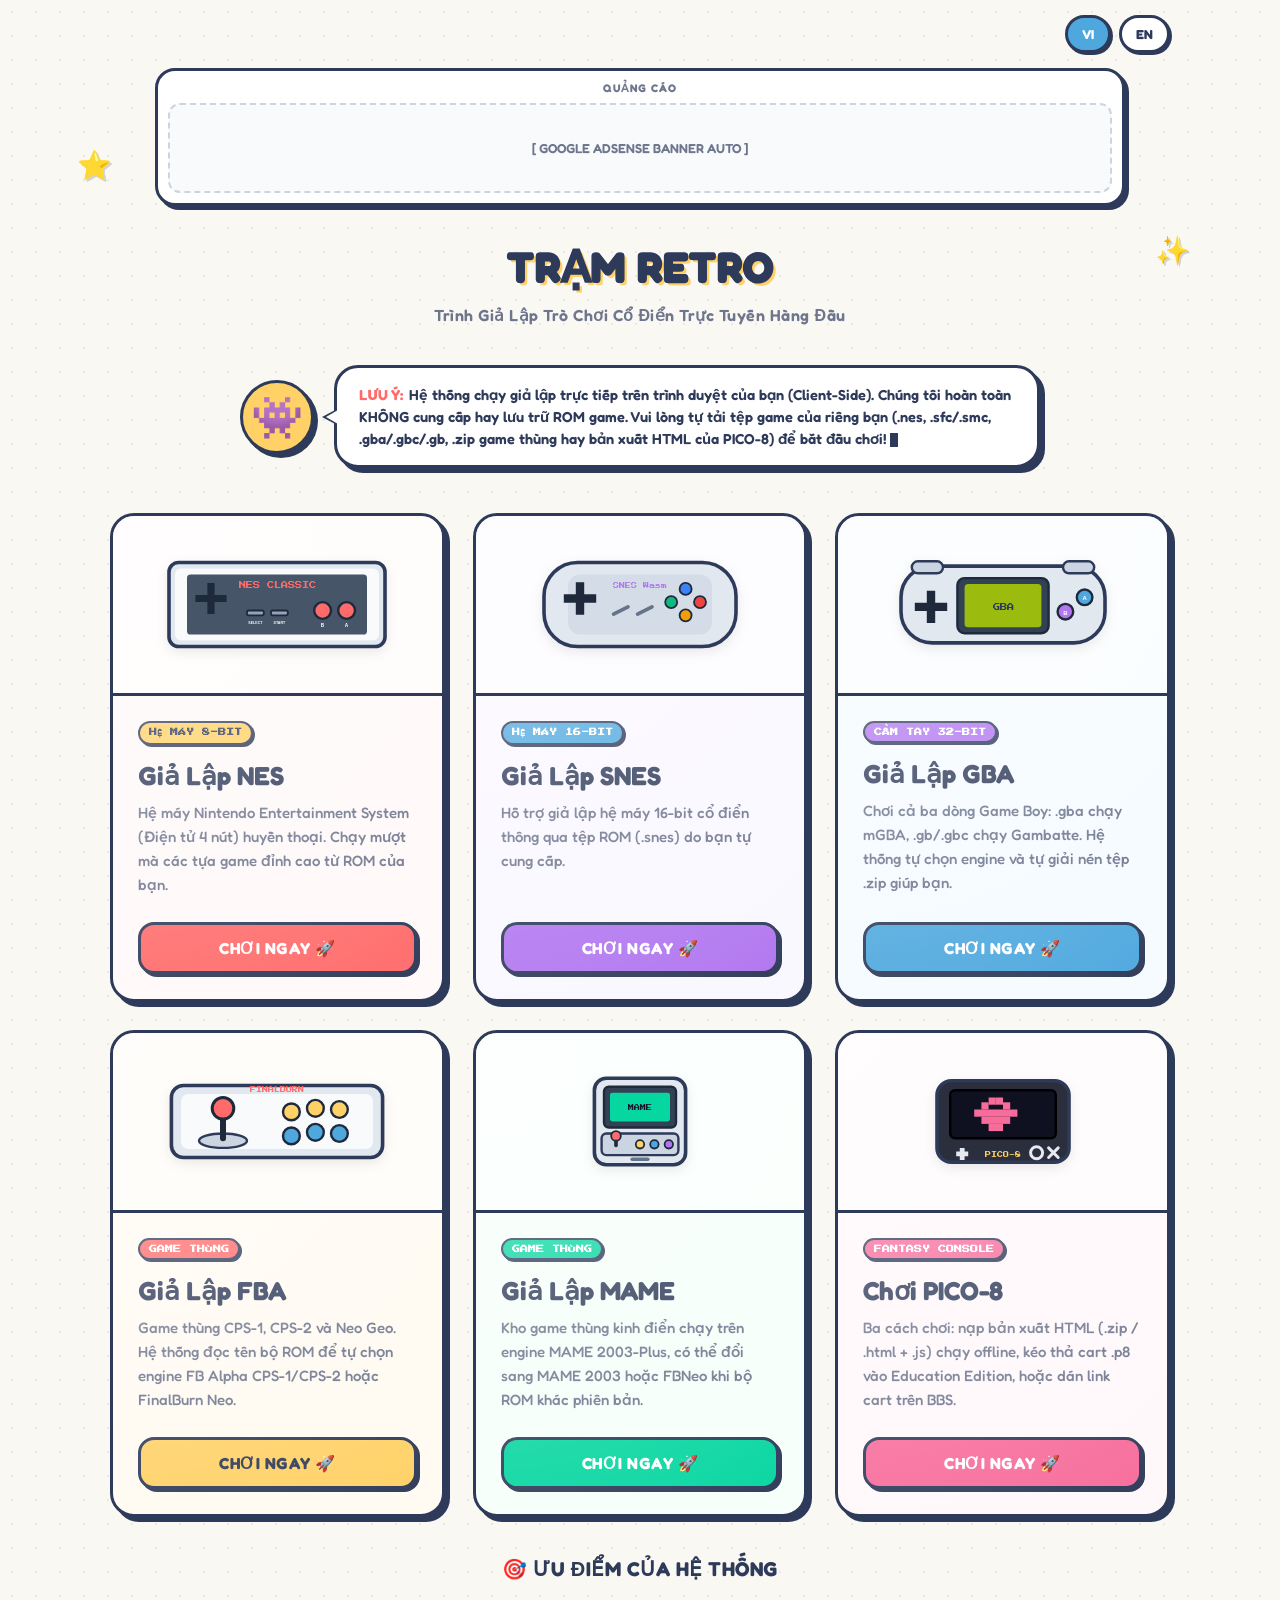
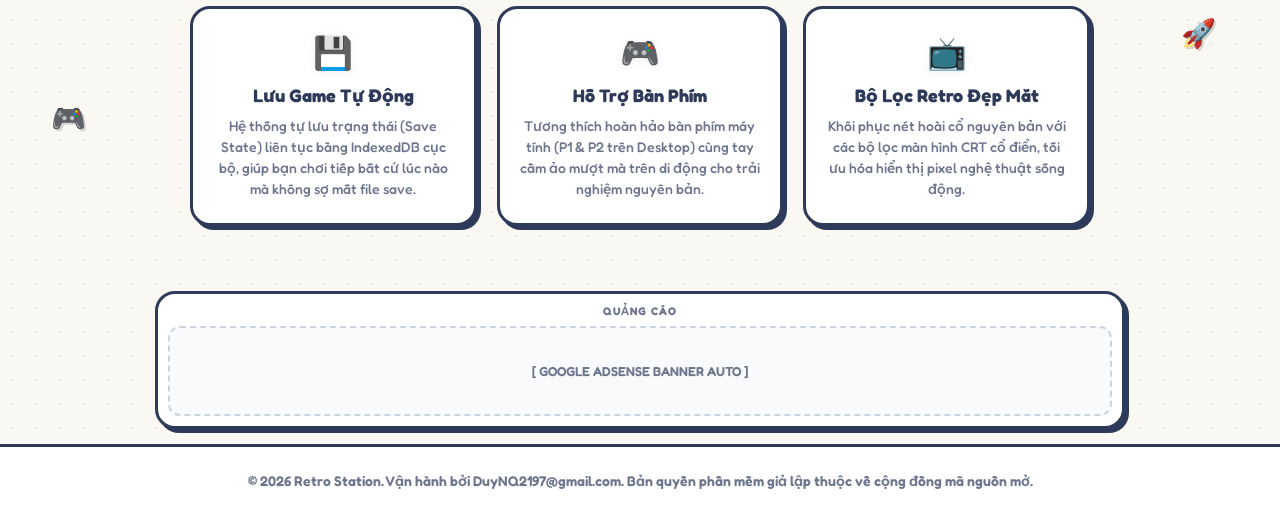
<file: index.html>
<!DOCTYPE html>
<html lang="vi">

<head>
    <meta charset="UTF-8">
    <meta name="viewport" content="width=device-width, initial-scale=1.0">
    <meta name="description"
        content="Trình giả lập NES, SNES, GBA, FBA, MAME và PICO-8 chất lượng cao trên trình duyệt Web. Không cần cài đặt, tự động chọn engine phù hợp và tự giải nén tệp ROM .zip. Hỗ trợ lưu game (Save State), bàn phím máy tính và nút bấm ảo trên điện thoại.">
    <meta name="keywords"
        content="retro game emulator, gia lap nes, gia lap snes, gia lap gba, gia lap fba, gia lap mame, pico-8 online, choi game thung online, nes emulator, snes emulator, gba emulator, mame emulator">
    <meta name="robots" content="index, follow">
    <link rel="canonical" href="https://retro-game-emulator.vercel.app/index.html">
    <title>Trình Giả Lập Game Retro Online - NES, SNES, GBA, FBA, MAME, PICO-8</title>

    <!-- Google Fonts -->
    <link rel="preconnect" href="https://fonts.googleapis.com">
    <link rel="preconnect" href="https://fonts.gstatic.com" crossorigin>
    <link
        href="https://fonts.googleapis.com/css2?family=Press+Start+2P&family=Fredoka:wght@300..700&family=Lexend:wght@300..800&display=swap"
        rel="stylesheet">
    <script type="application/ld+json">
    {
    "@context": "https://schema.org",
    "@type": "WebSite",
    "name": "Retro Game Emulator",
    "url": "https://retro-game-emulator.vercel.app/"
    }
    </script>
    <style>
        :root {
            --bg-color: #FAF8F2;
            /* Soft warm cream */
            --panel-color: #FFFFFF;
            /* Pure white */
            --border-color: #2E3A59;
            /* Bold slate dark navy */
            --accent-red: #FF6B6B;
            /* Cute retro red */
            --accent-purple: #B176F0;
            /* Soft SNES purple */
            --accent-blue: #4EA8DE;
            /* Sky blue */
            --accent-yellow: #FFD166;
            /* Warm retro yellow */
            --accent-green: #06D6A0;
            /* Mint green */
            --text-main: #2E3A59;
            --text-muted: #6E768E;
        }

        * {
            box-sizing: border-box;
            margin: 0;
            padding: 0;
        }

        body {
            background-color: var(--bg-color);
            background-image: radial-gradient(rgba(110, 118, 142, 0.12) 1.5px, transparent 1.5px);
            background-size: 24px 24px;
            color: var(--text-main);
            font-family: 'Fredoka', 'Lexend', sans-serif;
            min-height: 100vh;
            display: flex;
            flex-direction: column;
            overflow-x: hidden;
            position: relative;
        }

        /* Playful Floating Retro Elements */
        .decor-star {
            position: absolute;
            font-size: 28px;
            animation: bounceMascot 2.5s infinite alternate ease-in-out;
            pointer-events: none;
            z-index: 1;
            filter: drop-shadow(2px 2px 0px rgba(0, 0, 0, 0.15));
            user-select: none;
        }

        .decor-star-1 {
            top: 7%;
            left: 6%;
            color: var(--accent-yellow);
        }

        .decor-star-2 {
            top: 11%;
            right: 7%;
            color: var(--accent-blue);
            animation-delay: 0.6s;
        }

        .decor-star-3 {
            bottom: 18%;
            left: 4%;
            color: var(--accent-red);
            animation-delay: 1.2s;
        }

        .decor-star-4 {
            bottom: 22%;
            right: 5%;
            color: var(--accent-green);
            animation-delay: 1.8s;
        }

        @keyframes bounceMascot {
            0% {
                transform: translateY(0) rotate(0deg) scale(1);
            }

            100% {
                transform: translateY(-15px) rotate(15deg) scale(1.1);
            }
        }

        /* LANGUAGE SWITCH CONTAINER */
        .lang-switch-container {
            display: flex;
            justify-content: flex-end;
            max-width: 1100px;
            width: 100%;
            margin: 15px auto 0;
            padding: 0 20px;
            gap: 8px;
            z-index: 100;
        }

        .lang-btn {
            font-family: 'Fredoka', sans-serif;
            font-weight: 700;
            font-size: 13px;
            padding: 8px 14px;
            background: #FFFFFF;
            border: 3px solid var(--border-color);
            border-radius: 20px;
            color: var(--text-main);
            cursor: pointer;
            box-shadow: 2px 2px 0px var(--border-color);
            transition: all 0.15s ease;
            display: flex;
            align-items: center;
            gap: 5px;
        }

        .lang-btn:hover {
            background: var(--accent-yellow);
            transform: translate(-1px, -1px);
            box-shadow: 3px 3px 0px var(--border-color);
        }

        .lang-btn:active {
            transform: translate(1px, 1px);
            box-shadow: 1px 1px 0px var(--border-color);
        }

        .lang-btn.active {
            background: var(--accent-blue);
            color: #FFFFFF;
        }

        /* ADSENSE LAYOUTS - NEOBRUTALISM BOXES */
        .ad-container {
            width: 100%;
            max-width: 970px;
            margin: 15px auto;
            padding: 10px;
            background: #FFFFFF;
            border: 3px solid var(--border-color);
            border-radius: 20px;
            box-shadow: 4px 4px 0px var(--border-color);
            text-align: center;
            position: relative;
            z-index: 10;
        }

        .ad-label {
            font-family: 'Fredoka', sans-serif;
            font-weight: 700;
            font-size: 11px;
            color: var(--text-muted);
            margin-bottom: 8px;
            letter-spacing: 1px;
            text-transform: uppercase;
        }

        .ad-placeholder {
            min-height: 90px;
            display: flex;
            align-items: center;
            justify-content: center;
            color: var(--text-muted);
            font-size: 13px;
            font-weight: 600;
            border: 2px dashed #CBD5E1;
            background: #F8FAFC;
            border-radius: 12px;
        }

        /* HEADER CHÍNH */
        header {
            width: 100%;
            padding: 20px 20px 10px;
            text-align: center;
            position: relative;
            z-index: 10;
        }

        .logo-container {
            display: inline-block;
            margin-bottom: 5px;
        }

        .logo-main {
            font-family: 'Fredoka', sans-serif;
            font-weight: 800;
            font-size: 42px;
            color: var(--text-main);
            text-shadow:
                3px 3px 0px var(--accent-yellow),
                -1px -1px 0px var(--panel-color),
                1px -1px 0px var(--panel-color),
                -1px 1px 0px var(--panel-color),
                1px 1px 0px var(--panel-color);
            letter-spacing: 1px;
            -webkit-text-stroke: 1.5px var(--border-color);
        }

        .logo-sub {
            font-family: 'Fredoka', sans-serif;
            font-weight: 600;
            font-size: 16px;
            color: var(--text-muted);
            margin-top: 8px;
            letter-spacing: 0.5px;
        }

        /* TUYÊN BỐ MIỄN TRỪ TRÁCH NHIỆM - BUBBLY CHAT MASCOT */
        .disclaimer-section {
            max-width: 800px;
            width: calc(100% - 40px);
            margin: 20px auto 30px;
            display: flex;
            align-items: center;
            gap: 20px;
            background: transparent;
            border: none;
            box-shadow: none;
            padding: 0;
            z-index: 10;
            position: relative;
        }

        .mascot-avatar {
            font-size: 42px;
            background: var(--accent-yellow);
            border: 3px solid var(--border-color);
            width: 74px;
            height: 74px;
            display: flex;
            align-items: center;
            justify-content: center;
            border-radius: 50%;
            box-shadow: 4px 4px 0px var(--border-color);
            animation: bounceMascotMini 2.5s infinite alternate ease-in-out;
            flex-shrink: 0;
            user-select: none;
        }

        @keyframes bounceMascotMini {
            0% {
                transform: translateY(0) scale(1);
            }

            100% {
                transform: translateY(-8px) scale(1.05);
            }
        }

        .disclaimer-bubble {
            background: #FFFFFF;
            border: 3px solid var(--border-color);
            border-radius: 24px;
            padding: 16px 22px;
            box-shadow: 5px 5px 0px var(--border-color);
            position: relative;
            flex: 1;
            font-family: 'Fredoka', 'Lexend', sans-serif;
            font-size: 14.5px;
            line-height: 1.5;
            color: var(--text-main);
        }

        .disclaimer-bubble::before {
            content: "";
            position: absolute;
            left: -15px;
            top: 50%;
            transform: translateY(-50%);
            border-width: 8px 15px 8px 0;
            border-style: solid;
            border-color: transparent var(--border-color) transparent transparent;
            display: block;
            width: 0;
        }

        .disclaimer-bubble::after {
            content: "";
            position: absolute;
            left: -11px;
            top: 50%;
            transform: translateY(-50%);
            border-width: 7px 12px 7px 0;
            border-style: solid;
            border-color: transparent #FFFFFF transparent transparent;
            display: block;
            width: 0;
        }

        .terminal-prompt {
            color: var(--accent-red);
            font-weight: 800;
            margin-right: 6px;
        }

        .terminal-blink {
            display: inline-block;
            width: 8px;
            height: 14px;
            background: var(--border-color);
            animation: blink 1s step-end infinite;
            vertical-align: middle;
            margin-left: 3px;
        }

        @keyframes blink {
            50% {
                opacity: 0;
            }
        }

        @media (max-width: 600px) {
            .disclaimer-section {
                flex-direction: column;
                gap: 15px;
                text-align: center;
            }

            .disclaimer-bubble::before,
            .disclaimer-bubble::after {
                display: none;
            }
        }

        /* MAIN CONTENT - CÁC HỆ MÁY GIẢ LẬP */
        main {
            flex: 1;
            width: 100%;
            max-width: 1100px;
            margin: 10px auto 40px;
            padding: 0 20px;
            display: flex;
            flex-direction: column;
            align-items: center;
            justify-content: center;
            z-index: 10;
        }

        .grid-container {
            display: grid;
            grid-template-columns: 1fr;
            gap: 35px;
            width: 100%;
            margin-top: 15px;
        }

        @media (min-width: 768px) {
            .grid-container {
                grid-template-columns: 1fr 1fr;
            }
        }

        @media (min-width: 1024px) {
            .grid-container {
                grid-template-columns: repeat(3, 1fr);
                gap: 28px;
            }
        }

        /* RETRO CARD - TOYLIKE JOYCON STYLE */
        .system-card {
            background-color: var(--panel-color);
            border: 3px solid var(--border-color);
            border-radius: 24px;
            overflow: hidden;
            display: flex;
            flex-direction: column;
            position: relative;
            transition: all 0.2s cubic-bezier(0.175, 0.885, 0.32, 1.275);
            text-decoration: none;
            box-shadow: 5px 5px 0px var(--border-color);
        }

        .card-nes {
            background: #FFF9F9;
        }

        .card-snes {
            background: #FAF8FF;
        }

        .card-gba {
            background: #F5FBFF;
        }

        .card-fba {
            background: #FFFBF2;
        }

        .card-mame {
            background: #F6FFFA;
        }

        .card-pico {
            background: #FFF8FB;
        }

        .system-card::before {
            content: "";
            position: absolute;
            top: 0;
            left: 0;
            right: 0;
            bottom: 0;
            background: radial-gradient(circle at top left, rgba(255, 255, 255, 0.4), transparent);
            pointer-events: none;
            transition: opacity 0.4s;
        }

        .system-card:hover {
            transform: translate(-4px, -4px);
            box-shadow: 9px 9px 0px var(--border-color);
        }

        .card-header-art {
            height: 180px;
            display: flex;
            align-items: center;
            justify-content: center;
            position: relative;
            background: rgba(255, 255, 255, 0.5);
            overflow: hidden;
            padding: 20px;
            transition: background 0.4s;
            border-bottom: 3px solid var(--border-color);
        }

        .system-card:hover .card-header-art {
            background: rgba(255, 255, 255, 0.7);
        }

        .svg-icon {
            width: 100%;
            height: 100%;
            max-width: 240px;
            filter: drop-shadow(0 4px 6px rgba(0, 0, 0, 0.08));
            transition: transform 0.35s cubic-bezier(0.175, 0.885, 0.32, 1.275);
        }

        .system-card:hover .svg-icon {
            transform: scale(1.08) rotate(2deg);
        }

        /* Chi tiết nội dung CARD */
        .card-body {
            padding: 25px;
            display: flex;
            flex-direction: column;
            flex: 1;
        }

        .badge-8bit {
            align-self: flex-start;
            font-family: 'Press Start 2P', monospace;
            font-size: 8px;
            padding: 5px 9px;
            border-radius: 30px;
            margin-bottom: 15px;
            border: 2px solid var(--border-color);
            box-shadow: 2px 2px 0px var(--border-color);
            font-weight: bold;
        }

        .card-nes .badge-8bit {
            background-color: var(--accent-yellow);
            color: var(--border-color);
        }

        .card-snes .badge-8bit {
            background-color: var(--accent-blue);
            color: #FFFFFF;
        }

        .card-title {
            font-family: 'Fredoka', sans-serif;
            font-weight: 800;
            font-size: 26px;
            margin-bottom: 10px;
            color: var(--text-main);
        }

        .card-desc {
            color: var(--text-muted);
            font-size: 15px;
            line-height: 1.6;
            margin-bottom: 25px;
            font-weight: 500;
            flex: 1;
        }

        /* Nút Chơi game kiểu arcade */
        .card-btn {
            width: 100%;
            padding: 13px;
            border-radius: 16px;
            font-family: 'Fredoka', sans-serif;
            font-weight: 800;
            font-size: 16px;
            text-align: center;
            letter-spacing: 0.5px;
            border: 3px solid var(--border-color);
            cursor: pointer;
            box-shadow: 3px 3px 0px var(--border-color);
            transition: all 0.15s ease;
            display: inline-block;
        }

        .card-nes .card-btn {
            background-color: var(--accent-red);
            color: #FFFFFF;
        }

        .card-nes:hover .card-btn {
            background-color: #ff8787;
        }

        .card-nes:active .card-btn {
            transform: translate(2px, 2px);
            box-shadow: 1px 1px 0px var(--border-color);
        }

        .card-snes .card-btn {
            background-color: var(--accent-purple);
            color: #FFFFFF;
        }

        .card-snes:hover .card-btn {
            background-color: #c597f5;
        }

        .card-snes:active .card-btn {
            transform: translate(2px, 2px);
            box-shadow: 1px 1px 0px var(--border-color);
        }

        /* Các hệ máy bổ sung: GBA / FBA / MAME / PICO-8 */
        .card-gba .badge-8bit {
            background-color: var(--accent-purple);
            color: #FFFFFF;
        }

        .card-fba .badge-8bit {
            background-color: var(--accent-red);
            color: #FFFFFF;
        }

        .card-mame .badge-8bit {
            background-color: var(--accent-green);
            color: #FFFFFF;
        }

        .card-pico .badge-8bit {
            background-color: #F76C9B;
            color: #FFFFFF;
        }

        .card-gba .card-btn {
            background-color: var(--accent-blue);
            color: #FFFFFF;
        }

        .card-fba .card-btn {
            background-color: var(--accent-yellow);
            color: var(--text-main);
        }

        .card-mame .card-btn {
            background-color: var(--accent-green);
            color: #FFFFFF;
        }

        .card-pico .card-btn {
            background-color: #F76C9B;
            color: #FFFFFF;
        }

        .card-gba:hover .card-btn {
            background-color: #74c2ee;
        }

        .card-fba:hover .card-btn {
            background-color: #ffdf94;
        }

        .card-mame:hover .card-btn {
            background-color: #4fe6bd;
        }

        .card-pico:hover .card-btn {
            background-color: #ff9ab8;
        }

        .card-gba:active .card-btn,
        .card-fba:active .card-btn,
        .card-mame:active .card-btn,
        .card-pico:active .card-btn {
            transform: translate(2px, 2px);
            box-shadow: 1px 1px 0px var(--border-color);
        }

        /* CHI TIẾT TÍNH NĂNG NỔI BẬT */
        .features-section {
            margin: 40px auto 10px;
            width: 100%;
            max-width: 900px;
            text-align: center;
        }

        .features-title {
            font-family: 'Fredoka', sans-serif;
            font-weight: 800;
            font-size: 20px;
            color: var(--text-main);
            margin-bottom: 25px;
            letter-spacing: 0.5px;
        }

        .features-grid {
            display: grid;
            grid-template-columns: 1fr;
            gap: 20px;
        }

        @media (min-width: 600px) {
            .features-grid {
                grid-template-columns: 1fr 1fr 1fr;
            }
        }

        .feature-item {
            background: #FFFFFF;
            border: 3px solid var(--border-color);
            border-radius: 20px;
            padding: 24px 20px;
            box-shadow: 4px 4px 0px var(--border-color);
            transition: all 0.2s ease;
        }

        .feature-item:hover {
            transform: translate(-3px, -3px);
            box-shadow: 7px 7px 0px var(--border-color);
            background: #FFFDF9;
        }

        .feature-icon {
            font-size: 32px;
            margin-bottom: 12px;
            display: inline-block;
            filter: drop-shadow(0 2px 4px rgba(0, 0, 0, 0.06));
        }

        .feature-item h3 {
            font-size: 18px;
            font-weight: 800;
            margin-bottom: 8px;
            color: var(--text-main);
        }

        .feature-item p {
            font-size: 14px;
            color: var(--text-muted);
            line-height: 1.5;
            font-weight: 500;
        }

        /* FOOTER CHÍNH */
        footer {
            width: 100%;
            padding: 25px 20px;
            text-align: center;
            border-top: 3px solid var(--border-color);
            background-color: #FFFFFF;
            margin-top: auto;
            position: relative;
            z-index: 10;
        }

        .footer-text {
            color: var(--text-muted);
            font-size: 14px;
            font-weight: 600;
        }

        .footer-highlight {
            color: var(--accent-red);
            font-weight: 800;
        }
    </style>
</head>

<body>

    <!-- Playful Floating Stars -->
    <div class="decor-star decor-star-1">⭐</div>
    <div class="decor-star decor-star-2">✨</div>
    <div class="decor-star decor-star-3">🎮</div>
    <div class="decor-star decor-star-4">🚀</div>

    <!-- LANGUAGE SWITCH BAR -->
    <div class="lang-switch-container">
        <button class="lang-btn active" id="btn-lang-vi" onclick="changeLang('vi')">VI</button>
        <button class="lang-btn" id="btn-lang-en" onclick="changeLang('en')">EN</button>
    </div>

    <!-- ZONE QUẢNG CÁO GOOGLE ADSENSE TOP -->
    <div class="ad-container" id="adsense-homepage-top">
        <div class="ad-label" data-vi="QUẢNG CÁO" data-en="ADVERTISEMENT">QUẢNG CÁO</div>
        <div class="ad-placeholder">
            <!-- Nơi hiển thị mã tự động chèn quảng cáo từ extends.js -->
            [ GOOGLE ADSENSE BANNER AUTO ]
        </div>
    </div>

    <!-- HEADER CHÍNH -->
    <header>
        <div class="logo-container">
            <h1 class="logo-main" id="site-h1" data-vi="TRẠM RETRO" data-en="RETRO STATION">TRẠM RETRO</h1>
        </div>
        <p class="logo-sub" data-vi="Trình Giả Lập Trò Chơi Cổ Điển Trực Tuyến Hàng Đầu"
            data-en="The Premier Online Classic Game Emulator">Trình Giả Lập Trò Chơi Cổ Điển Trực Tuyến Hàng Đầu</p>
    </header>

    <!-- MAIN HỆ THỐNG -->
    <main>

        <!-- TUYÊN BỐ MIỄN TRỪ TRÁCH NHIỆM (DISCLAIMER) -->
        <section class="disclaimer-section" aria-label="Tuyên bố miễn trừ trách nhiệm">
            <div class="mascot-avatar">👾</div>
            <div class="disclaimer-bubble">
                <p style="margin: 0; font-weight: 600;">
                    <span class="terminal-prompt" data-vi="LƯU Ý:" data-en="NOTICE:">LƯU Ý:</span><span
                        id="disclaimer-text"
                        data-vi="Hệ thống chạy giả lập trực tiếp trên trình duyệt của bạn (Client-Side). Chúng tôi hoàn toàn KHÔNG cung cấp hay lưu trữ ROM game. Vui lòng tự tải tệp game của riêng bạn (.nes, .sfc/.smc, .gba/.gbc/.gb, .zip game thùng hay bản xuất HTML của PICO-8) để bắt đầu chơi!"
                        data-en="This emulator runs directly in your browser (Client-Side). We do NOT provide or host any ROM files. Please upload your own local game files (.nes, .sfc/.smc, .gba/.gbc/.gb, arcade .zip romsets or a PICO-8 HTML export) to play!">Hệ
                        thống chạy giả lập trực tiếp trên trình duyệt của bạn (Client-Side). Chúng tôi hoàn toàn KHÔNG
                        cung cấp hay lưu trữ ROM game. Vui lòng tự tải tệp game của riêng bạn (.nes, .sfc/.smc,
                        .gba/.gbc/.gb, .zip game thùng hay bản xuất HTML của PICO-8) để bắt đầu chơi!</span><span
                        class="terminal-blink"></span>
                </p>
            </div>
        </section>

        <!-- GRID CHỌN HỆ MÁY -->
        <section class="grid-container" aria-label="Lựa chọn hệ máy chơi game">

            <!-- THẺ MÁY NES -->
            <a href="__Emulator/Nes.html" class="system-card card-nes" id="card-nes-emulator">
                <div class="card-header-art">
                    <!-- Vẽ tay cầm NES Console bằng SVG xịn xò -->
                    <svg class="svg-icon" viewBox="0 0 200 80" xmlns="http://www.w3.org/2000/svg">
                        <!-- Thân tay cầm NES màu xám -->
                        <rect x="10" y="5" width="180" height="70" rx="8" fill="#e2e8f0" stroke="#2e3a59"
                            stroke-width="3" />
                        <rect x="15" y="10" width="170" height="60" rx="5" fill="#f8fafc" />
                        <!-- Miếng viền màu đỏ đậm bao quanh -->
                        <rect x="25" y="15" width="150" height="50" rx="3" fill="#475569" />
                        <!-- Chữ Nintendo / NES -->
                        <text x="100" y="27" font-family="'Press Start 2P', monospace" font-size="6" fill="#ff6b6b"
                            text-anchor="middle">NES CLASSIC</text>
                        <!-- Cụm D-pad màu đen -->
                        <path d="M 45,25 L 45,45 M 35,35 L 55,35" stroke="#1e293b" stroke-width="6"
                            stroke-linecap="square" />
                        <!-- Select và Start màu xám đen -->
                        <rect x="75" y="45" width="14" height="4" rx="1.5" fill="#94a3b8" stroke="#1e293b"
                            stroke-width="1.5" />
                        <rect x="95" y="45" width="14" height="4" rx="1.5" fill="#94a3b8" stroke="#1e293b"
                            stroke-width="1.5" />
                        <text x="82" y="56" font-family="sans-serif" font-size="3" font-weight="bold" fill="#fff"
                            text-anchor="middle">SELECT</text>
                        <text x="102" y="56" font-family="sans-serif" font-size="3" font-weight="bold" fill="#fff"
                            text-anchor="middle">START</text>
                        <!-- Nút hành động tròn màu đỏ A / B -->
                        <circle cx="138" cy="45" r="7" fill="#ff6b6b" stroke="#1e293b" stroke-width="2" />
                        <circle cx="158" cy="45" r="7" fill="#ff6b6b" stroke="#1e293b" stroke-width="2" />
                        <text x="138" y="59" font-family="sans-serif" font-size="4" font-weight="bold" fill="#fff"
                            text-anchor="middle">B</text>
                        <text x="158" y="59" font-family="sans-serif" font-size="4" font-weight="bold" fill="#fff"
                            text-anchor="middle">A</text>
                    </svg>
                </div>
                <div class="card-body">
                    <span class="badge-8bit" data-vi="HỆ MÁY 8-BIT" data-en="8-BIT CONSOLE">HỆ MÁY 8-BIT</span>
                    <h2 class="card-title" data-vi="Giả Lập NES" data-en="NES Emulator">Giả Lập NES</h2>
                    <p class="card-desc"
                        data-vi="Hệ máy Nintendo Entertainment System (Điện tử 4 nút) huyền thoại. Chạy mượt mà các tựa game đỉnh cao từ ROM của bạn."
                        data-en="The legendary 8-bit Nintendo Entertainment System. Play classics game smoothly from your ROM files.">
                        Hệ máy Nintendo Entertainment System (Điện tử 4 nút)...</p>
                    <button class="card-btn" type="button" data-vi="CHƠI NGAY 🚀" data-en="PLAY NOW 🚀">CHƠI NGAY
                        🚀</button>
                </div>
            </a>

            <!-- THẺ MÁY SNES -->
            <a href="__Emulator/Snes.html" class="system-card card-snes" id="card-snes-emulator">
                <div class="card-header-art">
                    <!-- Vẽ tay cầm SNES Console / Super Famicom bằng SVG xịn xò -->
                    <svg class="svg-icon" viewBox="0 0 200 80" xmlns="http://www.w3.org/2000/svg">
                        <!-- Thân tay cầm SNES bo tròn màu xám nhẹ -->
                        <rect x="20" y="5" width="160" height="70" rx="28" fill="#e2e8f0" stroke="#2e3a59"
                            stroke-width="3" />
                        <path d="M 40,5 C 20,25 20,55 40,75 L 160,75" fill="none" />
                        <!-- Khu vực phím màu xám đậm hơn -->
                        <rect x="40" y="15" width="120" height="50" rx="10" fill="#cbd5e1" opacity="0.6" />
                        <!-- Cụm D-pad màu đen nhám -->
                        <path d="M 50,25 L 50,45 M 40,35 L 60,35" stroke="#1e293b" stroke-width="7"
                            stroke-linecap="square" />
                        <!-- Select và Start chéo -->
                        <line x1="78" y1="48" x2="90" y2="42" stroke="#64748b" stroke-width="3"
                            stroke-linecap="round" />
                        <line x1="98" y1="48" x2="110" y2="42" stroke="#64748b" stroke-width="3"
                            stroke-linecap="round" />
                        <!-- 4 nút màu sắc chéo đặc trưng của Super Famicom -->
                        <!-- Nút X (Xanh dương) phía trên -->
                        <circle cx="138" cy="27" r="5" fill="#3b82f6" stroke="#1e293b" stroke-width="1.5" />
                        <!-- Nút Y (Xanh lá) phía trái -->
                        <circle cx="126" cy="38" r="5" fill="#10b981" stroke="#1e293b" stroke-width="1.5" />
                        <!-- Nút B (Vàng) phía dưới -->
                        <circle cx="138" cy="49" r="5" fill="#f59e0b" stroke="#1e293b" stroke-width="1.5" />
                        <!-- Nút A (Đỏ) phía phải -->
                        <circle cx="150" cy="38" r="5" fill="#ef4444" stroke="#1e293b" stroke-width="1.5" />

                        <!-- Nhãn chữ -->
                        <text x="100" y="27" font-family="'Press Start 2P', monospace" font-size="5" fill="#b176f0"
                            text-anchor="middle">SNES Wasm</text>
                    </svg>
                </div>
                <div class="card-body">
                    <span class="badge-8bit" data-vi="HỆ MÁY 16-BIT" data-en="16-BIT CONSOLE">HỆ MÁY 16-BIT</span>
                    <h2 class="card-title" data-vi="Giả Lập SNES" data-en="SNES Emulator">Giả Lập SNES</h2>
                    <p class="card-desc"
                        data-vi="Hỗ trợ giả lập hệ máy 16-bit cổ điển thông qua tệp ROM (.snes) do bạn tự cung cấp."
                        data-en="Supports emulating classic 16-bit systems via custom ROM files (.snes) that you provide.">
                        Hệ máy Super Nintendo Entertainment System...</p>
                    <button class="card-btn" type="button" data-vi="CHƠI NGAY 🚀" data-en="PLAY NOW 🚀">CHƠI NGAY
                        🚀</button>
                </div>
            </a>

            <!-- THẺ MÁY GBA / GBC / GB -->
            <a href="__Emulator/Gba.html" class="system-card card-gba" id="card-gba-emulator">
                <div class="card-header-art">
                    <!-- Máy Game Boy Advance nằm ngang -->
                    <svg class="svg-icon" viewBox="0 0 200 80" xmlns="http://www.w3.org/2000/svg">
                        <rect x="15" y="8" width="170" height="64" rx="26" fill="#e2e8f0" stroke="#2e3a59"
                            stroke-width="3" />
                        <!-- Vai L / R -->
                        <rect x="24" y="4" width="26" height="10" rx="5" fill="#cbd5e1" stroke="#2e3a59"
                            stroke-width="2" />
                        <rect x="150" y="4" width="26" height="10" rx="5" fill="#cbd5e1" stroke="#2e3a59"
                            stroke-width="2" />
                        <!-- Màn hình -->
                        <rect x="62" y="18" width="76" height="46" rx="6" fill="#334155" stroke="#1e293b"
                            stroke-width="2" />
                        <rect x="68" y="23" width="64" height="36" rx="3" fill="#9BBC0F" />
                        <text x="100" y="45" font-family="'Press Start 2P', monospace" font-size="6" fill="#2e3a59"
                            text-anchor="middle">GBA</text>
                        <!-- D-pad -->
                        <path d="M 40,32 L 40,52 M 30,42 L 50,42" stroke="#1e293b" stroke-width="7"
                            stroke-linecap="square" />
                        <!-- Nút A / B -->
                        <circle cx="168" cy="34" r="6.5" fill="#4EA8DE" stroke="#1e293b" stroke-width="2" />
                        <circle cx="152" cy="46" r="6.5" fill="#B176F0" stroke="#1e293b" stroke-width="2" />
                        <text x="168" y="36.5" font-family="sans-serif" font-size="5" font-weight="bold" fill="#fff"
                            text-anchor="middle">A</text>
                        <text x="152" y="48.5" font-family="sans-serif" font-size="5" font-weight="bold" fill="#fff"
                            text-anchor="middle">B</text>
                    </svg>
                </div>
                <div class="card-body">
                    <span class="badge-8bit" data-vi="CẦM TAY 32-BIT" data-en="32-BIT HANDHELD">CẦM TAY 32-BIT</span>
                    <h2 class="card-title" data-vi="Giả Lập GBA" data-en="GBA Emulator">Giả Lập GBA</h2>
                    <p class="card-desc"
                        data-vi="Chơi cả ba dòng Game Boy: .gba chạy mGBA, .gb/.gbc chạy Gambatte. Hệ thống tự chọn engine và tự giải nén tệp .zip giúp bạn."
                        data-en="Covers all three Game Boy lines: .gba runs on mGBA, .gb/.gbc on Gambatte. The engine is auto-selected and .zip archives are auto-extracted.">
                        Chơi cả ba dòng Game Boy...</p>
                    <button class="card-btn" type="button" data-vi="CHƠI NGAY 🚀" data-en="PLAY NOW 🚀">CHƠI NGAY
                        🚀</button>
                </div>
            </a>

            <!-- THẺ MÁY FBA -->
            <a href="__Emulator/Fba.html" class="system-card card-fba" id="card-fba-emulator">
                <div class="card-header-art">
                    <!-- Bàn điều khiển game thùng: cần gạt + 6 nút -->
                    <svg class="svg-icon" viewBox="0 0 200 80" xmlns="http://www.w3.org/2000/svg">
                        <rect x="12" y="10" width="176" height="60" rx="10" fill="#e2e8f0" stroke="#2e3a59"
                            stroke-width="3" />
                        <rect x="20" y="17" width="160" height="46" rx="6" fill="#f8fafc" />
                        <!-- Cần gạt -->
                        <ellipse cx="55" cy="56" rx="20" ry="6" fill="#cbd5e1" stroke="#2e3a59" stroke-width="2" />
                        <line x1="55" y1="54" x2="55" y2="32" stroke="#1e293b" stroke-width="5"
                            stroke-linecap="round" />
                        <circle cx="55" cy="29" r="9" fill="#FF6B6B" stroke="#1e293b" stroke-width="2.5" />
                        <!-- 6 nút bấm -->
                        <circle cx="112" cy="32" r="7" fill="#FFD166" stroke="#1e293b" stroke-width="2" />
                        <circle cx="132" cy="29" r="7" fill="#FFD166" stroke="#1e293b" stroke-width="2" />
                        <circle cx="152" cy="30" r="7" fill="#FFD166" stroke="#1e293b" stroke-width="2" />
                        <circle cx="112" cy="52" r="7" fill="#4EA8DE" stroke="#1e293b" stroke-width="2" />
                        <circle cx="132" cy="49" r="7" fill="#4EA8DE" stroke="#1e293b" stroke-width="2" />
                        <circle cx="152" cy="50" r="7" fill="#4EA8DE" stroke="#1e293b" stroke-width="2" />
                        <text x="100" y="16" font-family="'Press Start 2P', monospace" font-size="5" fill="#FF6B6B"
                            text-anchor="middle">FINALBURN</text>
                    </svg>
                </div>
                <div class="card-body">
                    <span class="badge-8bit" data-vi="GAME THÙNG" data-en="ARCADE">GAME THÙNG</span>
                    <h2 class="card-title" data-vi="Giả Lập FBA" data-en="FBA Emulator">Giả Lập FBA</h2>
                    <p class="card-desc"
                        data-vi="Game thùng CPS-1, CPS-2 và Neo Geo. Hệ thống đọc tên bộ ROM để tự chọn engine FB Alpha CPS-1/CPS-2 hoặc FinalBurn Neo."
                        data-en="CPS-1, CPS-2 and Neo Geo arcade boards. The romset name is used to auto-select FB Alpha CPS-1/CPS-2 or FinalBurn Neo.">
                        Game thùng CPS-1, CPS-2 và Neo Geo...</p>
                    <button class="card-btn" type="button" data-vi="CHƠI NGAY 🚀" data-en="PLAY NOW 🚀">CHƠI NGAY
                        🚀</button>
                </div>
            </a>

            <!-- THẺ MÁY MAME -->
            <a href="__Emulator/Mame.html" class="system-card card-mame" id="card-mame-emulator">
                <div class="card-header-art">
                    <!-- Thùng máy game arcade -->
                    <svg class="svg-icon" viewBox="0 0 200 80" xmlns="http://www.w3.org/2000/svg">
                        <rect x="62" y="4" width="76" height="72" rx="10" fill="#e2e8f0" stroke="#2e3a59"
                            stroke-width="3" />
                        <rect x="70" y="11" width="60" height="34" rx="4" fill="#334155" stroke="#1e293b"
                            stroke-width="2" />
                        <rect x="75" y="16" width="50" height="24" rx="2" fill="#06D6A0" />
                        <text x="100" y="31" font-family="'Press Start 2P', monospace" font-size="5" fill="#0f172a"
                            text-anchor="middle">MAME</text>
                        <!-- Bảng điều khiển -->
                        <rect x="68" y="50" width="64" height="18" rx="4" fill="#cbd5e1" stroke="#2e3a59"
                            stroke-width="2" />
                        <line x1="80" y1="60" x2="80" y2="53" stroke="#1e293b" stroke-width="3"
                            stroke-linecap="round" />
                        <circle cx="80" cy="52" r="4" fill="#FF6B6B" stroke="#1e293b" stroke-width="1.5" />
                        <circle cx="100" cy="59" r="3.5" fill="#FFD166" stroke="#1e293b" stroke-width="1.5" />
                        <circle cx="112" cy="59" r="3.5" fill="#4EA8DE" stroke="#1e293b" stroke-width="1.5" />
                        <circle cx="124" cy="59" r="3.5" fill="#B176F0" stroke="#1e293b" stroke-width="1.5" />
                        <!-- Khe nhét xu -->
                        <rect x="92" y="70" width="16" height="3" rx="1.5" fill="#64748b" />
                    </svg>
                </div>
                <div class="card-body">
                    <span class="badge-8bit" data-vi="GAME THÙNG" data-en="ARCADE">GAME THÙNG</span>
                    <h2 class="card-title" data-vi="Giả Lập MAME" data-en="MAME Emulator">Giả Lập MAME</h2>
                    <p class="card-desc"
                        data-vi="Kho game thùng kinh điển chạy trên engine MAME 2003-Plus, có thể đổi sang MAME 2003 hoặc FBNeo khi bộ ROM khác phiên bản."
                        data-en="The classic arcade library on the MAME 2003-Plus engine, switchable to MAME 2003 or FBNeo for other romset versions.">
                        Kho game thùng kinh điển...</p>
                    <button class="card-btn" type="button" data-vi="CHƠI NGAY 🚀" data-en="PLAY NOW 🚀">CHƠI NGAY
                        🚀</button>
                </div>
            </a>

            <!-- THẺ MÁY PICO-8 -->
            <a href="__Emulator/Pico8.html" class="system-card card-pico" id="card-pico-emulator">
                <div class="card-header-art">
                    <!-- Fantasy console PICO-8 -->
                    <svg class="svg-icon" viewBox="0 0 200 80" xmlns="http://www.w3.org/2000/svg">
                        <rect x="45" y="6" width="110" height="68" rx="12" fill="#2b2f3d" stroke="#2e3a59"
                            stroke-width="3" />
                        <rect x="56" y="14" width="88" height="40" rx="4" fill="#0f1020" stroke="#000"
                            stroke-width="2" />
                        <!-- Trái tim pixel -->
                        <g fill="#F76C9B">
                            <rect x="82" y="24" width="6" height="6" />
                            <rect x="88" y="20" width="6" height="6" />
                            <rect x="94" y="20" width="6" height="6" />
                            <rect x="100" y="24" width="6" height="6" />
                            <rect x="76" y="30" width="36" height="6" />
                            <rect x="82" y="36" width="24" height="6" />
                            <rect x="88" y="42" width="12" height="6" />
                        </g>
                        <!-- D-pad và nút O / X -->
                        <path d="M 66,64 L 66,70 M 63,67 L 69,67" stroke="#e7e9f2" stroke-width="4"
                            stroke-linecap="square" />
                        <circle cx="128" cy="66" r="5" fill="none" stroke="#e7e9f2" stroke-width="2.5" />
                        <path d="M 138,62 L 146,70 M 146,62 L 138,70" stroke="#e7e9f2" stroke-width="2.5"
                            stroke-linecap="round" />
                        <text x="100" y="70" font-family="'Press Start 2P', monospace" font-size="5" fill="#FFD166"
                            text-anchor="middle">PICO-8</text>
                    </svg>
                </div>
                <div class="card-body">
                    <span class="badge-8bit" data-vi="FANTASY CONSOLE" data-en="FANTASY CONSOLE">FANTASY CONSOLE</span>
                    <h2 class="card-title" data-vi="Chơi PICO-8" data-en="PICO-8 Player">Chơi PICO-8</h2>
                    <p class="card-desc"
                        data-vi="Ba cách chơi: nạp bản xuất HTML (.zip / .html + .js) chạy offline, kéo thả cart .p8 vào Education Edition, hoặc dán link cart trên BBS."
                        data-en="Three ways to play: load an HTML export (.zip / .html + .js) offline, drop a .p8 cart into the Education Edition, or paste a BBS cart link.">
                        Ba cách chơi cart PICO-8...</p>
                    <button class="card-btn" type="button" data-vi="CHƠI NGAY 🚀" data-en="PLAY NOW 🚀">CHƠI NGAY
                        🚀</button>
                </div>
            </a>

        </section>

        <!-- TÍNH NĂNG NỔI BẬT -->
        <section class="features-section" aria-label="Tính năng vượt trội">
            <h3 class="features-title" data-vi="🎯 ƯU ĐIỂM CỦA HỆ THỐNG" data-en="🎯 SYSTEM FEATURES">ƯU ĐIỂM CỦA HỆ
                THỐNG</h3>
            <div class="features-grid">
                <div class="feature-item">
                    <span class="feature-icon">💾</span>
                    <h3 data-vi="Lưu Game Tự Động" data-en="Auto Save State">Lưu Game Tự Động</h3>
                    <p data-vi="Hệ thống tự lưu trạng thái (Save State) liên tục bằng IndexedDB cục bộ, giúp bạn chơi tiếp bất cứ lúc nào mà không sợ mất file save."
                        data-en="Automatically saves your game state to local IndexedDB. Resume your nostalgic journey instantly at any time.">
                        Hệ thống tự lưu...</p>
                </div>
                <div class="feature-item">
                    <span class="feature-icon">🎮</span>
                    <h3 data-vi="Hỗ Trợ Bàn Phím" data-en="Keyboard & Gamepad">Hỗ Trợ Bàn Phím</h3>
                    <p data-vi="Tương thích hoàn hảo bàn phím máy tính (P1 & P2 trên Desktop) cùng tay cầm ảo mượt mà trên di động cho trải nghiệm nguyên bản."
                        data-en="Fully supports computer keyboards (P1 & P2 on Desktop) and intuitive virtual touch controllers on mobile devices.">
                        Tương thích hoàn hảo...</p>
                </div>
                <div class="feature-item">
                    <span class="feature-icon">📺</span>
                    <h3 data-vi="Bộ Lọc Retro Đẹp Mắt" data-en="Retro CRT Filters">Bộ Lọc Retro Đẹp Mắt</h3>
                    <p data-vi="Khôi phục nét hoài cổ nguyên bản với các bộ lọc màn hình CRT cổ điển, tối ưu hóa hiển thị pixel nghệ thuật sống động."
                        data-en="Nostalgic CRT screen scanlines and filters to bring back warm, vivid childhood gaming memories.">
                        Khôi phục nét hoài cổ...</p>
                </div>
            </div>
        </section>

    </main>

    <!-- ZONE QUẢNG CÁO GOOGLE ADSENSE BOTTOM -->
    <div class="ad-container" id="adsense-homepage-bottom">
        <div class="ad-label" data-vi="QUẢNG CÁO" data-en="ADVERTISEMENT">QUẢNG CÁO</div>
        <div class="ad-placeholder">
            [ GOOGLE ADSENSE BANNER AUTO ]
        </div>
    </div>

    <!-- FOOTER CHÍNH -->
    <footer>
        <p class="footer-text"
            data-vi="© 2026 Retro Station. Vận hành bởi DuyNQ2197@gmail.com. Bản quyền phần mềm giả lập thuộc về cộng đồng mã nguồn mở."
            data-en="© 2026 Retro Station. Powered by DuyNQ2197@gmail.com. Emulator cores belong to the open-source community.">
            © 2026 Retro Station. Vận hành bởi <span class="footer-highlight">DuyNQ2197@gmail.com</span>. Bản quyền phần
            mềm giả
            lập thuộc về cộng đồng mã nguồn mở.
        </p>
    </footer>

    <!-- Tự động bơm mã quảng cáo Google Adsense và Google Analytics từ file extends.js -->
    <script src="extends.js"></script>

    <!-- HỆ THỐNG DỊCH THUẬT ĐA NGÔN NGỮ CHUYÊN NGHIỆP -->
    <script>
        // Hàm chuyển đổi ngôn ngữ
        function changeLang(lang) {
            // Lưu lựa chọn ngôn ngữ
            localStorage.setItem('selected_lang', lang);

            // Cập nhật trạng thái nút tích cực
            document.querySelectorAll('.lang-btn').forEach(btn => btn.classList.remove('active'));
            if (lang === 'vi') {
                document.getElementById('btn-lang-vi').classList.add('active');
                document.documentElement.lang = 'vi';
            } else {
                document.getElementById('btn-lang-en').classList.add('active');
                document.documentElement.lang = 'en';
            }

            // Dịch tất cả các thẻ có thuộc tính data-vi và data-en
            document.querySelectorAll('[data-vi]').forEach(el => {
                const text = lang === 'vi' ? el.getAttribute('data-vi') : el.getAttribute('data-en');
                if (el.tagName === 'INPUT' || el.tagName === 'TEXTAREA') {
                    el.placeholder = text;
                } else {
                    el.innerHTML = text;
                }
            });

            // Tối ưu SEO tiêu đề & mô tả cho từng ngôn ngữ
            if (lang === 'vi') {
                document.title = "Trình Giả Lập Game Retro Online - NES, SNES, GBA, FBA, MAME, PICO-8";
                document.querySelector('meta[name="description"]').setAttribute('content', 'Trình giả lập NES, SNES, GBA, FBA, MAME và PICO-8 chất lượng cao trên trình duyệt Web. Không cần cài đặt, tự động chọn engine phù hợp và tự giải nén tệp ROM .zip. Hỗ trợ lưu game (Save State), bàn phím máy tính và nút bấm ảo trên điện thoại.');
            } else {
                document.title = "Retro Game Emulator Online - NES, SNES, GBA, FBA, MAME, PICO-8";
                document.querySelector('meta[name="description"]').setAttribute('content', 'High-quality online emulator for NES, SNES, GBA, FBA, MAME and PICO-8. No install required, automatic engine selection, automatic .zip extraction, save states, keyboard and on-screen touch controls.');
            }
        }

        // Tự động tải ngôn ngữ đã chọn khi mở trang
        document.addEventListener('DOMContentLoaded', () => {
            const savedLang = localStorage.getItem('selected_lang') || 'vi';
            changeLang(savedLang);
        });
    </script>
</body>

</html>
</file>
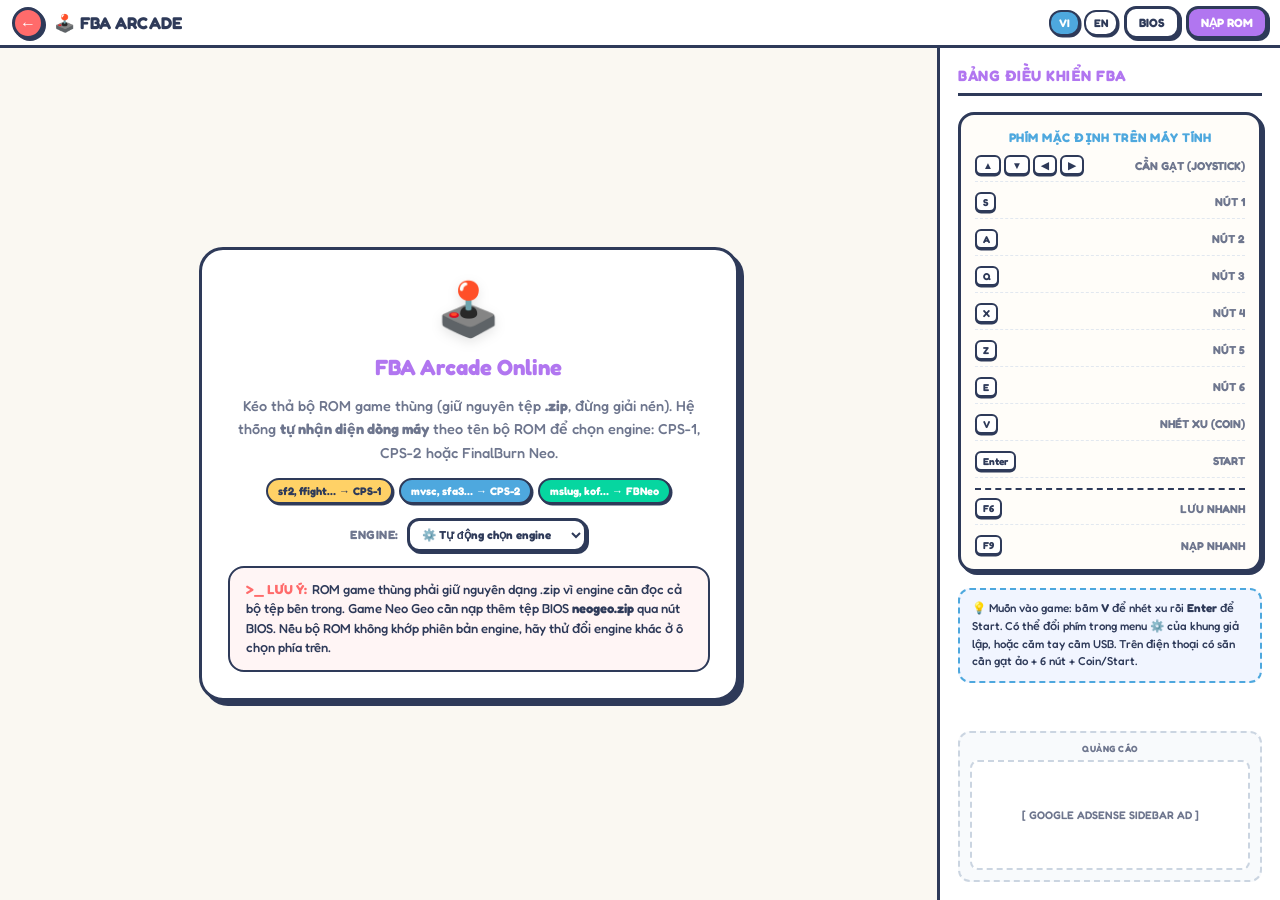
<file: __Emulator/Fba.html>
<!DOCTYPE html>
<html lang="vi">

<head>
    <meta charset="UTF-8">
    <meta name="viewport"
        content="width=device-width, initial-scale=1.0, maximum-scale=1.0, user-scalable=no, viewport-fit=cover">
    <meta name="description"
        content="Trình giả lập game thùng FBA (FinalBurn Neo / FB Alpha) trực tuyến: Street Fighter, Metal Slug, King of Fighters, Marvel vs Capcom. Tự động chọn engine CPS-1, CPS-2 hoặc FBNeo theo tên bộ ROM. Chơi bằng bàn phím máy tính hoặc nút ảo trên điện thoại.">
    <meta name="keywords"
        content="gia lap fba, final burn alpha online, fbneo emulator, gia lap game thung, cps1 cps2 online, neo geo online">
    <title>Trình Giả Lập FBA Online - Game Thùng CPS-1, CPS-2, Neo Geo</title>

    <!-- Google Fonts -->
    <link rel="preconnect" href="https://fonts.googleapis.com">
    <link rel="preconnect" href="https://fonts.gstatic.com" crossorigin>
    <link href="https://fonts.googleapis.com/css2?family=Press+Start+2P&family=Fredoka:wght@300..700&family=Lexend:wght@300..800&display=swap"
        rel="stylesheet">

    <link rel="stylesheet" href="assets/player.css">
    <script src="../extends.js"></script>
</head>

<body>

    <div id="toast-notice" class="toast">🕹️</div>
    <a href="../index.html" class="floating-exit" title="Trang chủ">←</a>

    <div class="container">
        <!-- THANH CÔNG CỤ -->
        <div class="top-bar">
            <div class="logo-wrapper">
                <a href="../index.html" class="back-btn" title="Trang chủ">←</a>
                <div class="logo" data-vi="🕹️ FBA ARCADE" data-en="🕹️ FBA ARCADE">🕹️ FBA ARCADE</div>
            </div>

            <div class="sys-controls">
                <div class="lang-switch-container">
                    <button class="lang-btn active" id="btn-lang-vi" onclick="changeLang('vi')">VI</button>
                    <button class="lang-btn" id="btn-lang-en" onclick="changeLang('en')">EN</button>
                </div>

                <label for="bios-file" class="bar-btn" data-vi="BIOS" data-en="BIOS">BIOS</label>
                <input type="file" id="bios-file" accept=".zip">

                <label for="rom-file" class="bar-btn file-input-label" id="btn-load-label" data-vi="NẠP ROM"
                    data-en="LOAD ROM">NẠP ROM</label>
                <input type="file" id="rom-file" accept=".zip,.7z">
            </div>
        </div>

        <!-- QUẢNG CÁO (ĐIỆN THOẠI) -->
        <div id="adsense-top-zone">
            <div class="ads-placeholder" data-vi="[ KHU VỰC QUẢNG CÁO ]" data-en="[ ADVERTISEMENT ZONE ]">[ KHU VỰC
                QUẢNG CÁO ]</div>
        </div>

        <div class="main-layout">
            <div class="screen-area">
                <!-- MÀN HÌNH CHỜ -->
                <div class="screen-container" id="screen-loading">
                    <div class="welcome-box">
                        <div class="welcome-mascot" onclick="document.getElementById('rom-file').click();">🕹️</div>
                        <h2 class="welcome-title" data-vi="FBA Arcade Online" data-en="FBA Arcade Online">FBA Arcade
                            Online</h2>
                        <p class="welcome-desc"
                            data-vi="Kéo thả bộ ROM game thùng (giữ nguyên tệp <b>.zip</b>, đừng giải nén). Hệ thống <b>tự nhận diện dòng máy</b> theo tên bộ ROM để chọn engine: CPS-1, CPS-2 hoặc FinalBurn Neo."
                            data-en="Drag &amp; drop your arcade romset (keep it as a <b>.zip</b>, do not unpack). The system <b>detects the hardware</b> from the romset name and picks the engine: CPS-1, CPS-2 or FinalBurn Neo.">
                            Kéo thả bộ ROM game thùng.</p>

                        <div class="chip-row">
                            <span class="chip">sf2, ffight… → CPS-1</span>
                            <span class="chip blue">mvsc, sfa3… → CPS-2</span>
                            <span class="chip green">mslug, kof… → FBNeo</span>
                        </div>

                        <div class="engine-row">
                            <span class="engine-label" data-vi="ENGINE:" data-en="ENGINE:">ENGINE:</span>
                            <select class="engine-select" id="engine-select" title="Engine"></select>
                        </div>

                        <div class="terminal-disclaimer">
                            <span class="disclaimer-prefix" data-vi="&gt;_ LƯU Ý:"
                                data-en="&gt;_ DISCLAIMER:">&gt;_ LƯU Ý:</span><span
                                data-vi="ROM game thùng phải giữ nguyên dạng .zip vì engine cần đọc cả bộ tệp bên trong. Game Neo Geo cần nạp thêm tệp BIOS <b>neogeo.zip</b> qua nút BIOS. Nếu bộ ROM không khớp phiên bản engine, hãy thử đổi engine khác ở ô chọn phía trên."
                                data-en="Arcade romsets must stay zipped because the engine reads the whole set. Neo Geo games also need the <b>neogeo.zip</b> BIOS via the BIOS button. If a romset version does not match, try another engine in the selector above.">ROM
                                game thùng phải giữ nguyên dạng .zip.</span>
                        </div>
                    </div>
                </div>

                <!-- KHUNG GIẢ LẬP -->
                <div class="game-wrapper" id="game-container">
                    <div id="ejs-game"></div>
                </div>
            </div>

            <!-- BẢNG ĐIỀU KHIỂN MÁY TÍNH -->
            <div class="desktop-sidebar">
                <div class="sidebar-title" data-vi="BẢNG ĐIỀU KHIỂN FBA" data-en="FBA CONTROL DECK">BẢNG ĐIỀU KHIỂN FBA
                </div>

                <div class="controls-legend">
                    <div class="legend-header" data-vi="PHÍM MẶC ĐỊNH TRÊN MÁY TÍNH" data-en="DEFAULT KEYBOARD LAYOUT">
                        PHÍM MẶC ĐỊNH TRÊN MÁY TÍNH</div>
                    <div class="legend-item">
                        <span class="legend-key"><kbd>▲</kbd><kbd>▼</kbd><kbd>◀</kbd><kbd>▶</kbd></span>
                        <span class="legend-desc" data-vi="CẦN GẠT (JOYSTICK)" data-en="JOYSTICK">CẦN GẠT
                            (JOYSTICK)</span>
                    </div>
                    <div class="legend-item">
                        <span class="legend-key"><kbd>S</kbd></span>
                        <span class="legend-desc" data-vi="NÚT 1" data-en="BUTTON 1">NÚT 1</span>
                    </div>
                    <div class="legend-item">
                        <span class="legend-key"><kbd>A</kbd></span>
                        <span class="legend-desc" data-vi="NÚT 2" data-en="BUTTON 2">NÚT 2</span>
                    </div>
                    <div class="legend-item">
                        <span class="legend-key"><kbd>Q</kbd></span>
                        <span class="legend-desc" data-vi="NÚT 3" data-en="BUTTON 3">NÚT 3</span>
                    </div>
                    <div class="legend-item">
                        <span class="legend-key"><kbd>X</kbd></span>
                        <span class="legend-desc" data-vi="NÚT 4" data-en="BUTTON 4">NÚT 4</span>
                    </div>
                    <div class="legend-item">
                        <span class="legend-key"><kbd>Z</kbd></span>
                        <span class="legend-desc" data-vi="NÚT 5" data-en="BUTTON 5">NÚT 5</span>
                    </div>
                    <div class="legend-item">
                        <span class="legend-key"><kbd>E</kbd></span>
                        <span class="legend-desc" data-vi="NÚT 6" data-en="BUTTON 6">NÚT 6</span>
                    </div>
                    <div class="legend-item">
                        <span class="legend-key"><kbd>V</kbd></span>
                        <span class="legend-desc" data-vi="NHÉT XU (COIN)" data-en="INSERT COIN">NHÉT XU (COIN)</span>
                    </div>
                    <div class="legend-item">
                        <span class="legend-key"><kbd>Enter</kbd></span>
                        <span class="legend-desc" data-vi="START" data-en="START">START</span>
                    </div>
                    <div class="legend-item" style="border-top: 2px dashed var(--border-color); padding-top: 8px;">
                        <span class="legend-key"><kbd>F6</kbd></span>
                        <span class="legend-desc" data-vi="LƯU NHANH" data-en="QUICK SAVE">LƯU NHANH</span>
                    </div>
                    <div class="legend-item">
                        <span class="legend-key"><kbd>F9</kbd></span>
                        <span class="legend-desc" data-vi="NẠP NHANH" data-en="QUICK LOAD">NẠP NHANH</span>
                    </div>
                </div>

                <div class="sidebar-note"
                    data-vi="💡 Muốn vào game: bấm <b>V</b> để nhét xu rồi <b>Enter</b> để Start. Có thể đổi phím trong menu ⚙️ của khung giả lập, hoặc cắm tay cầm USB. Trên điện thoại có sẵn cần gạt ảo + 6 nút + Coin/Start."
                    data-en="💡 To start a game: press <b>V</b> to insert a coin, then <b>Enter</b> for Start. Keys can be remapped in the ⚙️ menu, and USB gamepads work out of the box. Mobile shows a virtual stick, 6 buttons and Coin/Start.">
                </div>

                <div class="sidebar-ad-zone">
                    <div class="sidebar-ad-label" data-vi="QUẢNG CÁO" data-en="ADVERTISEMENT">QUẢNG CÁO</div>
                    <div class="sidebar-ad-placeholder">[ GOOGLE ADSENSE SIDEBAR AD ]</div>
                </div>
            </div>
        </div>
    </div>

    <script>
        // Cụm nút ảo cho game thùng: cần gạt + 6 nút + Coin + Start
        var ARCADE_PAD = [
            { type: "dpad", id: "dpad", location: "left", left: "50%", top: "50%", joystickInput: false, inputValues: [4, 5, 6, 7] },
            { type: "button", text: "1", id: "btn_1", location: "right", right: 145, top: 0, bold: true, input_value: 1 },
            { type: "button", text: "2", id: "btn_2", location: "right", right: 75, top: 0, bold: true, input_value: 9 },
            { type: "button", text: "3", id: "btn_3", location: "right", right: 5, top: 0, bold: true, input_value: 10 },
            { type: "button", text: "4", id: "btn_4", location: "right", right: 145, top: 70, bold: true, input_value: 0 },
            { type: "button", text: "5", id: "btn_5", location: "right", right: 75, top: 70, bold: true, input_value: 8 },
            { type: "button", text: "6", id: "btn_6", location: "right", right: 5, top: 70, bold: true, input_value: 11 },
            { type: "button", text: "Coin", id: "select", location: "center", left: -5, fontSize: 15, block: true, input_value: 2 },
            { type: "button", text: "Start", id: "start", location: "center", left: 60, fontSize: 15, block: true, input_value: 3 }
        ];

        window.RETRO_CONFIG = {
            family: 'fba',
            accept: '.zip,.7z',
            virtualGamepad: ARCADE_PAD,
            title: {
                vi: 'Trình Giả Lập FBA Online - Game Thùng CPS-1, CPS-2, Neo Geo',
                en: 'FBA Arcade Emulator Online - CPS-1, CPS-2, Neo Geo'
            }
        };
    </script>
    <script src="assets/player.js"></script>
</body>

</html>
</file>
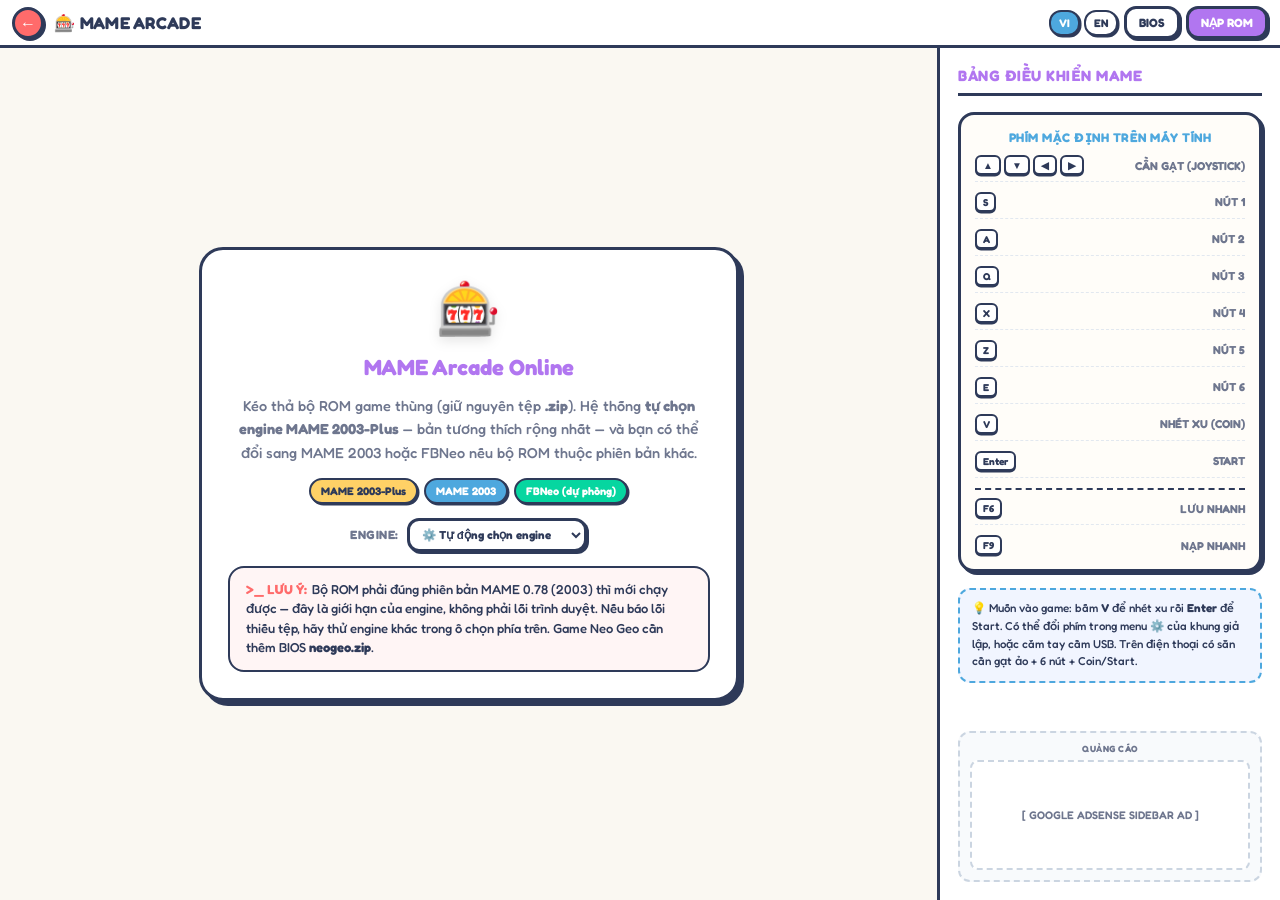
<file: __Emulator/Mame.html>
<!DOCTYPE html>
<html lang="vi">

<head>
    <meta charset="UTF-8">
    <meta name="viewport"
        content="width=device-width, initial-scale=1.0, maximum-scale=1.0, user-scalable=no, viewport-fit=cover">
    <meta name="description"
        content="Trình giả lập MAME trực tuyến cho game thùng cổ điển: Contra, Cadillacs, Metal Slug, Pac-Man, 1943. Tự động chọn engine MAME 2003-Plus / MAME 2003 phù hợp bộ ROM. Hỗ trợ bàn phím máy tính và nút bấm ảo trên điện thoại.">
    <meta name="keywords"
        content="gia lap mame, mame emulator online, choi game thung online, mame2003, arcade emulator">
    <title>Trình Giả Lập MAME Online - Chơi Game Thùng Cổ Điển</title>

    <!-- Google Fonts -->
    <link rel="preconnect" href="https://fonts.googleapis.com">
    <link rel="preconnect" href="https://fonts.gstatic.com" crossorigin>
    <link href="https://fonts.googleapis.com/css2?family=Press+Start+2P&family=Fredoka:wght@300..700&family=Lexend:wght@300..800&display=swap"
        rel="stylesheet">

    <link rel="stylesheet" href="assets/player.css">
    <script src="../extends.js"></script>
</head>

<body>

    <div id="toast-notice" class="toast">🎰</div>
    <a href="../index.html" class="floating-exit" title="Trang chủ">←</a>

    <div class="container">
        <!-- THANH CÔNG CỤ -->
        <div class="top-bar">
            <div class="logo-wrapper">
                <a href="../index.html" class="back-btn" title="Trang chủ">←</a>
                <div class="logo" data-vi="🎰 MAME ARCADE" data-en="🎰 MAME ARCADE">🎰 MAME ARCADE</div>
            </div>

            <div class="sys-controls">
                <div class="lang-switch-container">
                    <button class="lang-btn active" id="btn-lang-vi" onclick="changeLang('vi')">VI</button>
                    <button class="lang-btn" id="btn-lang-en" onclick="changeLang('en')">EN</button>
                </div>

                <label for="bios-file" class="bar-btn" data-vi="BIOS" data-en="BIOS">BIOS</label>
                <input type="file" id="bios-file" accept=".zip">

                <label for="rom-file" class="bar-btn file-input-label" id="btn-load-label" data-vi="NẠP ROM"
                    data-en="LOAD ROM">NẠP ROM</label>
                <input type="file" id="rom-file" accept=".zip,.7z">
            </div>
        </div>

        <!-- QUẢNG CÁO (ĐIỆN THOẠI) -->
        <div id="adsense-top-zone">
            <div class="ads-placeholder" data-vi="[ KHU VỰC QUẢNG CÁO ]" data-en="[ ADVERTISEMENT ZONE ]">[ KHU VỰC
                QUẢNG CÁO ]</div>
        </div>

        <div class="main-layout">
            <div class="screen-area">
                <!-- MÀN HÌNH CHỜ -->
                <div class="screen-container" id="screen-loading">
                    <div class="welcome-box">
                        <div class="welcome-mascot" onclick="document.getElementById('rom-file').click();">🎰</div>
                        <h2 class="welcome-title" data-vi="MAME Arcade Online" data-en="MAME Arcade Online">MAME Arcade
                            Online</h2>
                        <p class="welcome-desc"
                            data-vi="Kéo thả bộ ROM game thùng (giữ nguyên tệp <b>.zip</b>). Hệ thống <b>tự chọn engine MAME 2003-Plus</b> — bản tương thích rộng nhất — và bạn có thể đổi sang MAME 2003 hoặc FBNeo nếu bộ ROM thuộc phiên bản khác."
                            data-en="Drag &amp; drop your arcade romset (keep the <b>.zip</b>). The system <b>auto-selects MAME 2003-Plus</b> — the widest-compatibility build — and you can switch to MAME 2003 or FBNeo for other romset versions.">
                            Kéo thả bộ ROM game thùng.</p>

                        <div class="chip-row">
                            <span class="chip">MAME 2003-Plus</span>
                            <span class="chip blue">MAME 2003</span>
                            <span class="chip green">FBNeo (dự phòng)</span>
                        </div>

                        <div class="engine-row">
                            <span class="engine-label" data-vi="ENGINE:" data-en="ENGINE:">ENGINE:</span>
                            <select class="engine-select" id="engine-select" title="Engine"></select>
                        </div>

                        <div class="terminal-disclaimer">
                            <span class="disclaimer-prefix" data-vi="&gt;_ LƯU Ý:"
                                data-en="&gt;_ DISCLAIMER:">&gt;_ LƯU Ý:</span><span
                                data-vi="Bộ ROM phải đúng phiên bản MAME 0.78 (2003) thì mới chạy được — đây là giới hạn của engine, không phải lỗi trình duyệt. Nếu báo lỗi thiếu tệp, hãy thử engine khác trong ô chọn phía trên. Game Neo Geo cần thêm BIOS <b>neogeo.zip</b>."
                                data-en="Romsets must match the MAME 0.78 (2003) set — this is an engine limitation, not a browser issue. If files are reported missing, try another engine in the selector above. Neo Geo games also need the <b>neogeo.zip</b> BIOS.">Bộ
                                ROM phải đúng phiên bản MAME 0.78 (2003).</span>
                        </div>
                    </div>
                </div>

                <!-- KHUNG GIẢ LẬP -->
                <div class="game-wrapper" id="game-container">
                    <div id="ejs-game"></div>
                </div>
            </div>

            <!-- BẢNG ĐIỀU KHIỂN MÁY TÍNH -->
            <div class="desktop-sidebar">
                <div class="sidebar-title" data-vi="BẢNG ĐIỀU KHIỂN MAME" data-en="MAME CONTROL DECK">BẢNG ĐIỀU KHIỂN
                    MAME</div>

                <div class="controls-legend">
                    <div class="legend-header" data-vi="PHÍM MẶC ĐỊNH TRÊN MÁY TÍNH" data-en="DEFAULT KEYBOARD LAYOUT">
                        PHÍM MẶC ĐỊNH TRÊN MÁY TÍNH</div>
                    <div class="legend-item">
                        <span class="legend-key"><kbd>▲</kbd><kbd>▼</kbd><kbd>◀</kbd><kbd>▶</kbd></span>
                        <span class="legend-desc" data-vi="CẦN GẠT (JOYSTICK)" data-en="JOYSTICK">CẦN GẠT
                            (JOYSTICK)</span>
                    </div>
                    <div class="legend-item">
                        <span class="legend-key"><kbd>S</kbd></span>
                        <span class="legend-desc" data-vi="NÚT 1" data-en="BUTTON 1">NÚT 1</span>
                    </div>
                    <div class="legend-item">
                        <span class="legend-key"><kbd>A</kbd></span>
                        <span class="legend-desc" data-vi="NÚT 2" data-en="BUTTON 2">NÚT 2</span>
                    </div>
                    <div class="legend-item">
                        <span class="legend-key"><kbd>Q</kbd></span>
                        <span class="legend-desc" data-vi="NÚT 3" data-en="BUTTON 3">NÚT 3</span>
                    </div>
                    <div class="legend-item">
                        <span class="legend-key"><kbd>X</kbd></span>
                        <span class="legend-desc" data-vi="NÚT 4" data-en="BUTTON 4">NÚT 4</span>
                    </div>
                    <div class="legend-item">
                        <span class="legend-key"><kbd>Z</kbd></span>
                        <span class="legend-desc" data-vi="NÚT 5" data-en="BUTTON 5">NÚT 5</span>
                    </div>
                    <div class="legend-item">
                        <span class="legend-key"><kbd>E</kbd></span>
                        <span class="legend-desc" data-vi="NÚT 6" data-en="BUTTON 6">NÚT 6</span>
                    </div>
                    <div class="legend-item">
                        <span class="legend-key"><kbd>V</kbd></span>
                        <span class="legend-desc" data-vi="NHÉT XU (COIN)" data-en="INSERT COIN">NHÉT XU (COIN)</span>
                    </div>
                    <div class="legend-item">
                        <span class="legend-key"><kbd>Enter</kbd></span>
                        <span class="legend-desc" data-vi="START" data-en="START">START</span>
                    </div>
                    <div class="legend-item" style="border-top: 2px dashed var(--border-color); padding-top: 8px;">
                        <span class="legend-key"><kbd>F6</kbd></span>
                        <span class="legend-desc" data-vi="LƯU NHANH" data-en="QUICK SAVE">LƯU NHANH</span>
                    </div>
                    <div class="legend-item">
                        <span class="legend-key"><kbd>F9</kbd></span>
                        <span class="legend-desc" data-vi="NẠP NHANH" data-en="QUICK LOAD">NẠP NHANH</span>
                    </div>
                </div>

                <div class="sidebar-note"
                    data-vi="💡 Muốn vào game: bấm <b>V</b> để nhét xu rồi <b>Enter</b> để Start. Có thể đổi phím trong menu ⚙️ của khung giả lập, hoặc cắm tay cầm USB. Trên điện thoại có sẵn cần gạt ảo + 6 nút + Coin/Start."
                    data-en="💡 To start a game: press <b>V</b> to insert a coin, then <b>Enter</b> for Start. Keys can be remapped in the ⚙️ menu, and USB gamepads work out of the box. Mobile shows a virtual stick, 6 buttons and Coin/Start.">
                </div>

                <div class="sidebar-ad-zone">
                    <div class="sidebar-ad-label" data-vi="QUẢNG CÁO" data-en="ADVERTISEMENT">QUẢNG CÁO</div>
                    <div class="sidebar-ad-placeholder">[ GOOGLE ADSENSE SIDEBAR AD ]</div>
                </div>
            </div>
        </div>
    </div>

    <script>
        // Cụm nút ảo cho game thùng: cần gạt + 6 nút + Coin + Start
        var ARCADE_PAD = [
            { type: "dpad", id: "dpad", location: "left", left: "50%", top: "50%", joystickInput: false, inputValues: [4, 5, 6, 7] },
            { type: "button", text: "1", id: "btn_1", location: "right", right: 145, top: 0, bold: true, input_value: 1 },
            { type: "button", text: "2", id: "btn_2", location: "right", right: 75, top: 0, bold: true, input_value: 9 },
            { type: "button", text: "3", id: "btn_3", location: "right", right: 5, top: 0, bold: true, input_value: 10 },
            { type: "button", text: "4", id: "btn_4", location: "right", right: 145, top: 70, bold: true, input_value: 0 },
            { type: "button", text: "5", id: "btn_5", location: "right", right: 75, top: 70, bold: true, input_value: 8 },
            { type: "button", text: "6", id: "btn_6", location: "right", right: 5, top: 70, bold: true, input_value: 11 },
            { type: "button", text: "Coin", id: "select", location: "center", left: -5, fontSize: 15, block: true, input_value: 2 },
            { type: "button", text: "Start", id: "start", location: "center", left: 60, fontSize: 15, block: true, input_value: 3 }
        ];

        window.RETRO_CONFIG = {
            family: 'mame',
            accept: '.zip,.7z',
            virtualGamepad: ARCADE_PAD,
            title: {
                vi: 'Trình Giả Lập MAME Online - Chơi Game Thùng Cổ Điển',
                en: 'MAME Arcade Emulator Online - Play Classic Arcade Games'
            }
        };
    </script>
    <script src="assets/player.js"></script>
</body>

</html>
</file>
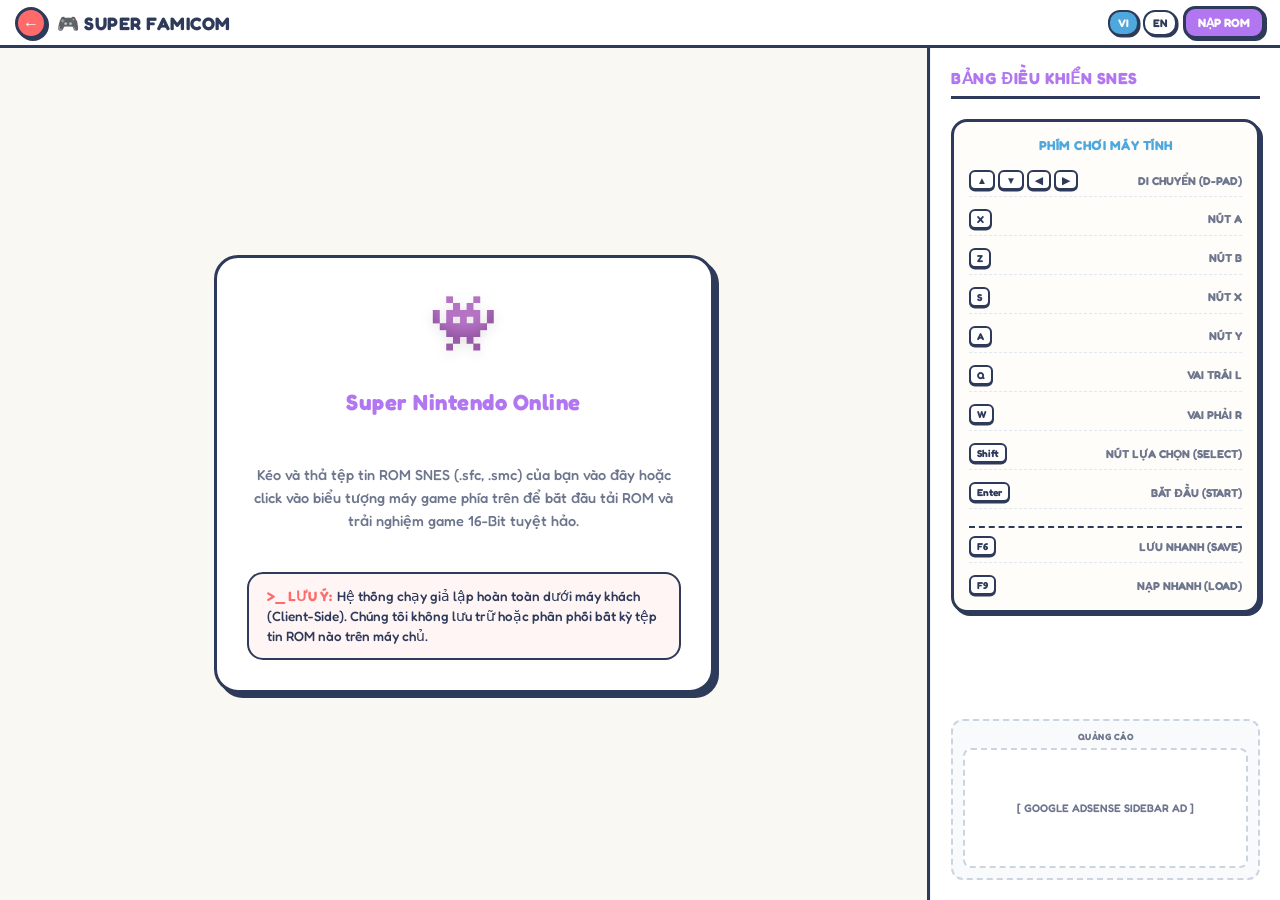
<file: __Emulator/Snes.html>
<!DOCTYPE html>
<html lang="vi">
<head>
    <meta charset="UTF-8">
    <meta name="viewport" content="width=device-width, initial-scale=1.0, maximum-scale=1.0, user-scalable=no, viewport-fit=cover">
    <meta name="description" content="Trình giả lập SNES (Super Nintendo / Điện tử đĩa mềm 16-bit) trực tuyến cực mượt. Tương thích tay cầm, bàn phím máy tính. Tải tệp ROM cục bộ của bạn để bắt đầu chơi.">
    <meta name="keywords" content="gia lap snes, choi game snes online, retro snes emulator, snes online">
    <title>Trình Giả Lập SNES Online - Chơi Game Super Nintendo 16-Bit Cực Mượt</title>
    
    <!-- Google Fonts -->
    <link rel="preconnect" href="https://fonts.googleapis.com">
    <link rel="preconnect" href="https://fonts.gstatic.com" crossorigin>
    <link href="https://fonts.googleapis.com/css2?family=Press+Start+2P&family=Fredoka:wght@300..700&family=Lexend:wght@300..800&display=swap" rel="stylesheet">
    
    <script src="../extends.js"></script>

    <style>
        :root {
            --bg-color: #FAF8F2; /* Cream white */
            --panel-color: #FFFFFF; /* Pure white */
            --border-color: #2E3A59; /* Slate navy */
            --accent-purple: #B176F0; /* Soft violet purple */
            --accent-red: #FF6B6B; /* Cute red */
            --accent-blue: #4EA8DE; /* Sky blue */
            --accent-yellow: #FFD166; /* Warm yellow */
            --accent-green: #06D6A0; /* Mint green */
            --text-main: #2E3A59;
            --text-muted: #6E768E;
        }

        * {
            box-sizing: border-box;
            -webkit-touch-callout: none;
            -webkit-user-select: none;
            user-select: none;
            -webkit-tap-highlight-color: transparent;
        }

        body, html {
            margin: 0;
            padding: 0;
            width: 100%;
            height: 100%;
            background-color: var(--bg-color);
            background-image: radial-gradient(rgba(110, 118, 142, 0.1) 1.5px, transparent 1.5px);
            background-size: 20px 20px;
            font-family: 'Fredoka', 'Lexend', sans-serif;
            overflow: hidden;
            position: fixed;
            color: var(--text-main);
        }

        .container {
            display: flex;
            flex-direction: column;
            width: 100%;
            height: 100%;
        }

        /* Thanh công cụ phía trên */
        .top-bar {
            height: 48px;
            display: flex;
            align-items: center;
            justify-content: space-between;
            padding: 0 15px;
            background: #FFFFFF;
            border-bottom: 3px solid var(--border-color);
            z-index: 10;
            gap: 10px;
        }

        .logo-wrapper {
            display: flex;
            align-items: center;
            gap: 10px;
        }

        .back-btn {
            display: inline-flex;
            align-items: center;
            justify-content: center;
            width: 32px;
            height: 32px;
            border-radius: 50%;
            border: 3px solid var(--border-color);
            background: var(--accent-red);
            color: #FFFFFF;
            font-size: 16px;
            font-weight: 900;
            text-decoration: none;
            box-shadow: 2px 2px 0px var(--border-color);
            transition: all 0.15s ease;
            cursor: pointer;
        }

        .back-btn:hover {
            background: #ff8787;
            transform: translate(-1.5px, -1.5px);
            box-shadow: 3px 3px 0px var(--border-color);
        }

        .back-btn:active {
            transform: translate(1px, 1px);
            box-shadow: 1px 1px 0px var(--border-color);
        }

        .logo {
            color: var(--text-main);
            font-family: 'Fredoka', sans-serif;
            font-weight: 800;
            font-size: 18px;
            letter-spacing: 0.5px;
            display: flex;
            align-items: center;
            gap: 5px;
        }

        .sys-controls {
            display: flex;
            gap: 6px;
            align-items: center;
        }

        .bar-btn {
            background: #FFFFFF;
            color: var(--text-main);
            padding: 6px 12px;
            border: 3px solid var(--border-color);
            border-radius: 12px;
            font-size: 12px;
            font-weight: 800;
            cursor: pointer;
            box-shadow: 2px 2px 0px var(--border-color);
            text-transform: uppercase;
            font-family: 'Fredoka', sans-serif;
            transition: all 0.15s ease;
            display: flex;
            align-items: center;
            justify-content: center;
        }

        .bar-btn:hover {
            background: var(--accent-yellow);
            transform: translate(-1px, -1px);
            box-shadow: 3px 3px 0px var(--border-color);
        }

        .bar-btn:active {
            transform: translate(1px, 1px);
            box-shadow: 1px 1px 0px var(--border-color);
        }

        .file-input-label { 
            background: var(--accent-purple); 
            color: #FFFFFF;
        }
        .file-input-label:hover {
            background: #c597f5;
        }
        #snes-rom-file { display: none; }

        /* LANGUAGE SWITCH IN TOPBAR */
        .lang-switch-container {
            display: flex;
            gap: 4px;
        }
        
        .lang-btn {
            font-family: 'Fredoka', sans-serif;
            font-weight: 800;
            font-size: 11px;
            padding: 4px 8px;
            background: #FFFFFF;
            border: 2px solid var(--border-color);
            border-radius: 12px;
            color: var(--text-main);
            cursor: pointer;
            box-shadow: 1.5px 1.5px 0px var(--border-color);
            transition: all 0.1s ease;
        }
        
        .lang-btn.active {
            background: var(--accent-blue);
            color: #FFFFFF;
        }

        /* ZONE QUẢNG CÁO MOBILE */
        #adsense-top-zone {
            width: 100%;
            background: #FFFFFF;
            display: flex;
            align-items: center;
            justify-content: center;
            overflow: hidden;
            border-bottom: 2px solid rgba(0, 0, 0, 0.05);
            min-height: 50px;
            text-align: center;
        }
        .ads-placeholder {
            color: var(--text-muted);
            font-size: 11px;
            font-weight: 600;
            letter-spacing: 0.5px;
        }

        /* GIAO DIỆN CHÍNH */
        .main-layout {
            display: flex;
            flex-direction: column;
            flex: 1;
            overflow: hidden;
            width: 100%;
        }

        .screen-area {
            display: flex;
            flex-direction: column;
            flex: 1;
            overflow: hidden;
            width: 100%;
        }

        /* Màn hình chờ nạp ROM */
        .screen-container {
            flex: 1;
            display: flex;
            align-items: center;
            justify-content: center;
            background: var(--bg-color);
            position: relative;
            overflow: hidden;
            padding: 15px;
        }

        .welcome-box {
            text-align: center;
            max-width: 500px;
            color: var(--text-main);
            background: #FFFFFF;
            border: 3px solid var(--border-color);
            border-radius: 24px;
            padding: 30px;
            box-shadow: 5px 5px 0px var(--border-color);
            display: flex;
            flex-direction: column;
            align-items: center;
            gap: 15px;
            transition: all 0.3s ease;
        }

        .welcome-box:hover {
            transform: scale(1.01);
        }

        .welcome-mascot {
            font-size: 55px;
            animation: float 2.5s ease-in-out infinite;
            cursor: pointer;
            filter: drop-shadow(0 4px 6px rgba(0,0,0,0.1));
            user-select: none;
        }

        @keyframes float {
            0% { transform: translateY(0); }
            50% { transform: translateY(-10px); }
            100% { transform: translateY(0); }
        }

        .welcome-title {
            font-family: 'Fredoka', sans-serif;
            font-size: 22px;
            font-weight: 800;
            color: var(--accent-purple);
            letter-spacing: 0.5px;
        }

        .welcome-desc {
            font-size: 14.5px;
            color: var(--text-muted);
            line-height: 1.6;
            font-weight: 500;
        }

        /* Terminal style disclaimer in light theme */
        .terminal-disclaimer {
            font-family: 'Fredoka', sans-serif;
            background: #FFF5F5;
            border: 2px solid var(--border-color);
            border-radius: 16px;
            padding: 12px 18px;
            font-size: 13.5px;
            line-height: 1.5;
            color: var(--text-main);
            text-align: left;
            width: 100%;
            margin-top: 10px;
            font-weight: 500;
        }

        .disclaimer-prefix {
            color: var(--accent-red);
            font-weight: 800;
            margin-right: 5px;
        }

        /* Container của EmulatorJS */
        .game-wrapper {
            width: 100%;
            height: 100%;
            display: none;
            background: #000000;
            position: relative;
        }

        #ejs-game {
            width: 100%;
            height: 100%;
        }

        .desktop-sidebar {
            display: none;
        }

        /* TỔI ƯU DESKTOP TRÊN MÀN HÌNH LỚN */
        @media (min-width: 1024px) {
            body, html {
                overflow: hidden;
                position: fixed;
            }
            .container {
                flex-direction: column !important;
                height: 100vh;
            }
            #adsense-top-zone {
                display: none !important;
            }
            .main-layout {
                flex-direction: row !important;
                flex: 1;
                overflow: hidden;
                height: calc(100% - 48px);
            }
            .screen-area {
                flex: 1;
                height: 100%;
                border-right: 3px solid var(--border-color);
            }
            
            /* Sidebar styling */
            .desktop-sidebar {
                display: flex;
                flex-direction: column;
                width: 350px;
                background: #FFFFFF;
                height: 100%;
                overflow-y: auto;
                padding: 20px;
                color: var(--text-main);
                gap: 20px;
                border-left: 1px solid rgba(0, 0, 0, 0.05);
            }
            .sidebar-title {
                font-family: 'Fredoka', sans-serif;
                font-size: 16px;
                font-weight: 800;
                color: var(--accent-purple);
                letter-spacing: 0.5px;
                border-bottom: 3px solid var(--border-color);
                padding-bottom: 8px;
                text-transform: uppercase;
            }
            .controls-legend {
                display: flex;
                flex-direction: column;
                gap: 12px;
                background: #FFFDF9;
                border: 3px solid var(--border-color);
                border-radius: 16px;
                padding: 15px;
                box-shadow: 3px 3px 0px var(--border-color);
            }
            .legend-header {
                font-size: 13px;
                font-weight: 800;
                color: var(--accent-blue);
                letter-spacing: 0.5px;
                margin-bottom: 5px;
                text-transform: uppercase;
                text-align: center;
            }
            .legend-item {
                display: flex;
                justify-content: space-between;
                align-items: center;
                font-size: 12px;
                border-bottom: 1.5px dashed #E2E8F0;
                padding-bottom: 6px;
            }
            .legend-item:last-child {
                border-bottom: none;
                padding-bottom: 0;
            }
            .legend-key {
                display: flex;
                gap: 3px;
            }
            kbd {
                background-color: #FFFFFF;
                border: 2px solid var(--border-color);
                border-radius: 6px;
                box-shadow: 0 1.5px 0 var(--border-color);
                color: var(--text-main);
                display: inline-block;
                font-family: inherit;
                font-size: 10px;
                font-weight: 800;
                padding: 2px 6px;
            }
            .legend-desc {
                color: var(--text-muted);
                font-size: 11.5px;
                font-weight: 700;
            }
            .sidebar-ad-zone {
                background: #F8FAFC;
                border: 2px dashed #CBD5E1;
                border-radius: 12px;
                padding: 10px;
                text-align: center;
                margin-top: auto;
            }
            .sidebar-ad-label {
                font-size: 9px;
                color: var(--text-muted);
                letter-spacing: 0.5px;
                margin-bottom: 6px;
                font-weight: bold;
            }
            .sidebar-ad-placeholder {
                min-height: 120px;
                display: flex;
                align-items: center;
                justify-content: center;
                font-size: 11px;
                color: var(--text-muted);
                background: #FFFFFF;
                border: 2.5px dashed #CBD5E1;
                border-radius: 8px;
                font-weight: 600;
            }
        }

        /* TOAST NOTIFICATION */
        .toast {
            position: fixed;
            top: 20px;
            left: 50%;
            transform: translateX(-50%) translateY(-100px);
            background: #FFFFFF;
            border: 3px solid var(--border-color);
            border-radius: 14px;
            padding: 12px 24px;
            font-weight: 800;
            font-size: 14.5px;
            z-index: 99999;
            box-shadow: 4px 4px 0px var(--border-color);
            transition: transform 0.3s cubic-bezier(0.175, 0.885, 0.32, 1.275), opacity 0.3s;
            opacity: 0;
            pointer-events: none;
            display: flex;
            align-items: center;
            gap: 8px;
        }
        .toast.active {
            transform: translateX(-50%) translateY(0);
            opacity: 1;
        }
        .toast.success {
            background: var(--accent-green);
            color: #FFFFFF;
        }
        .toast.warning {
            background: var(--accent-yellow);
            color: var(--text-main);
        }
    </style>
</head>
<body>

    <!-- Toast container -->
    <div id="toast-notice" class="toast">🎮 SAVED!</div>

    <div class="container">
        <!-- Top Navigation Bar -->
        <div class="top-bar">
            <div class="logo-wrapper">
                <a href="../index.html" class="back-btn" title="Trang chủ">←</a>
                <div class="logo" data-vi="🎮 SUPER FAMICOM" data-en="🎮 SUPER NINTENDO">🎮 SUPER FAMICOM</div>
            </div>
            
            <div class="sys-controls">
                <!-- Nút Ngôn ngữ -->
                <div class="lang-switch-container">
                    <button class="lang-btn active" id="btn-lang-vi" onclick="changeLang('vi')">VI</button>
                    <button class="lang-btn" id="btn-lang-en" onclick="changeLang('en')">EN</button>
                </div>
                
                <label for="snes-rom-file" class="bar-btn file-input-label" data-vi="NẠP ROM" data-en="LOAD ROM">NẠP ROM</label>
                <input type="file" id="snes-rom-file" accept=".sfc,.smc">
            </div>
        </div>

        <!-- ZONE QUẢNG CÁO MOBILE -->
        <div id="adsense-top-zone">
            <div class="ads-placeholder" data-vi="[ KHU VỰC QUẢNG CÁO ]" data-en="[ ADVERTISEMENT ZONE ]">[ KHU VỰC QUẢNG CÁO ]</div>
        </div>

        <div class="main-layout">
            <!-- Khu vực chơi game -->
            <div class="screen-area">
                <!-- 1. Màn hình chào khi chưa tải game -->
                <div class="screen-container" id="screen-loading">
                    <div class="welcome-box">
                        <div class="welcome-mascot" onclick="document.getElementById('snes-rom-file').click();">👾</div>
                        <h2 class="welcome-title" data-vi="Super Nintendo Online" data-en="Super Nintendo Online">Super Nintendo Online</h2>
                        <p class="welcome-desc" data-vi="Kéo và thả tệp tin ROM SNES (.sfc, .smc) của bạn vào đây hoặc click vào biểu tượng máy game phía trên để bắt đầu tải ROM và trải nghiệm game 16-Bit tuyệt hảo." data-en="Drag & drop your SNES ROM file (.sfc, .smc) here or click the alien icon above to load your ROM and enjoy premium 16-bit gameplay instantly.">Kéo và thả tệp tin ROM SNES (.sfc, .smc) của bạn vào đây hoặc click vào biểu tượng máy game phía trên để bắt đầu tải ROM và trải nghiệm game 16-Bit tuyệt hảo.</p>
                        
                        <!-- Disclaimer dạng terminal -->
                        <div class="terminal-disclaimer">
                            <span class="disclaimer-prefix" data-vi="&gt;_ LƯU Ý:" data-en="&gt;_ DISCLAIMER:">&gt;_ LƯU Ý:</span><span id="disclaimer-text" data-vi="Hệ thống chạy giả lập hoàn toàn dưới máy khách (Client-Side). Chúng tôi không lưu trữ hoặc phân phối bất kỳ tệp tin ROM nào trên máy chủ." data-en="The system runs emulators fully client-side on your device. We do not store or distribute any ROM files on our server.">Hệ thống chạy giả lập hoàn toàn dưới máy khách (Client-Side). Chúng tôi không lưu trữ hoặc phân phối bất kỳ tệp tin ROM nào trên máy chủ.</span>
                        </div>
                    </div>
                </div>

                <!-- 2. Khung chứa giả lập SNES -->
                <div class="game-wrapper" id="game-container">
                    <div id="ejs-game"></div>
                </div>
            </div>

            <!-- BẢNG ĐIỀU KHIỂN DESKTOP CHỈ HIỆN TRÊN MÁY TÍNH -->
            <div class="desktop-sidebar">
                <div class="sidebar-title" data-vi="BẢNG ĐIỀU KHIỂN SNES" data-en="SNES CONTROL DECK">BẢNG ĐIỀU KHIỂN SNES</div>
                
                <div class="controls-legend">
                    <div class="legend-header" data-vi="PHÍM CHƠI MÁY TÍNH" data-en="COMPUTER KEYBOARD">PHÍM CHƠI MÁY TÍNH</div>
                    
                    <div class="legend-item">
                        <span class="legend-key"><kbd>▲</kbd><kbd>▼</kbd><kbd>◀</kbd><kbd>▶</kbd></span>
                        <span class="legend-desc" data-vi="DI CHUYỂN (D-PAD)" data-en="MOVE (D-PAD)">DI CHUYỂN (D-PAD)</span>
                    </div>
                    <div class="legend-item">
                        <span class="legend-key"><kbd>X</kbd></span>
                        <span class="legend-desc" data-vi="NÚT A" data-en="BUTTON A">NÚT A</span>
                    </div>
                    <div class="legend-item">
                        <span class="legend-key"><kbd>Z</kbd></span>
                        <span class="legend-desc" data-vi="NÚT B" data-en="BUTTON B">NÚT B</span>
                    </div>
                    <div class="legend-item">
                        <span class="legend-key"><kbd>S</kbd></span>
                        <span class="legend-desc" data-vi="NÚT X" data-en="BUTTON X">NÚT X</span>
                    </div>
                    <div class="legend-item">
                        <span class="legend-key"><kbd>A</kbd></span>
                        <span class="legend-desc" data-vi="NÚT Y" data-en="BUTTON Y">NÚT Y</span>
                    </div>
                    <div class="legend-item">
                        <span class="legend-key"><kbd>Q</kbd></span>
                        <span class="legend-desc" data-vi="VAI TRÁI L" data-en="SHOULDER L">VAI TRÁI L</span>
                    </div>
                    <div class="legend-item">
                        <span class="legend-key"><kbd>W</kbd></span>
                        <span class="legend-desc" data-vi="VAI PHẢI R" data-en="SHOULDER R">VAI PHẢI R</span>
                    </div>
                    <div class="legend-item">
                        <span class="legend-key"><kbd>Shift</kbd></span>
                        <span class="legend-desc" data-vi="NÚT LỰA CHỌN (SELECT)" data-en="SELECT BUTTON">NÚT LỰA CHỌN (SELECT)</span>
                    </div>
                    <div class="legend-item">
                        <span class="legend-key"><kbd>Enter</kbd></span>
                        <span class="legend-desc" data-vi="BẮT ĐẦU (START)" data-en="START GAME">BẮT ĐẦU (START)</span>
                    </div>
                    
                    <!-- F6 and F9 visual key guide -->
                    <div class="legend-item" style="border-top: 2px dashed var(--border-color); margin-top: 5px; padding-top: 8px;">
                        <span class="legend-key"><kbd>F6</kbd></span>
                        <span class="legend-desc" data-vi="LƯU NHANH (SAVE)" data-en="QUICK SAVE">LƯU NHANH (SAVE)</span>
                    </div>
                    <div class="legend-item">
                        <span class="legend-key"><kbd>F9</kbd></span>
                        <span class="legend-desc" data-vi="NẠP NHANH (LOAD)" data-en="QUICK LOAD">NẠP NHANH (LOAD)</span>
                    </div>
                </div>

                <div class="sidebar-ad-zone" id="adsense-snes-sidebar">
                    <div class="sidebar-ad-label" data-vi="QUẢNG CÁO" data-en="ADVERTISEMENT">QUẢNG CÁO</div>
                    <div class="sidebar-ad-placeholder">
                        [ GOOGLE ADSENSE SIDEBAR AD ]
                    </div>
                </div>
            </div>
        </div>
    </div>

    <script>
        // Hàm hiển thị Toast thông báo siêu đẹp
        function showToast(msg, type = "success") {
            const toast = document.getElementById("toast-notice");
            toast.innerText = msg;
            toast.className = "toast active " + type;
            setTimeout(() => {
                toast.classList.remove("active");
            }, 1800);
        }

        // Lắng nghe sự kiện tải ROM
        document.getElementById('snes-rom-file').addEventListener('change', function(e) {
            const file = e.target.files[0];
            if (!file) return;

            const reader = new FileReader();
            reader.onload = function(event) {
                try {
                    // Chuyển tệp tin cục bộ thành Blob URL an toàn
                    const romBlob = new Blob([event.target.result], { type: "application/octet-stream" });
                    const romUrl = URL.createObjectURL(romBlob);

                    // Thiết lập các biến cấu hình toàn cục cho EmulatorJS
                    window.EJS_player = '#ejs-game';
                    window.EJS_core = 'snes'; // Core snes9x
                    window.EJS_gameUrl = romUrl;
                    window.EJS_pathtodata = 'https://cdn.emulatorjs.org/stable/data/';
                    window.EJS_volume = 0.5;
                    window.EJS_startOnLoaded = true;

                    // Ẩn màn hình nạp ROM và hiển thị Emulator
                    document.getElementById('screen-loading').style.display = 'none';
                    document.getElementById('game-container').style.display = 'block';

                    // Khởi tạo nạp loader.js từ EmulatorJS CDN
                    const ejsLoader = document.createElement('script');
                    ejsLoader.src = 'https://cdn.emulatorjs.org/stable/data/loader.js';
                    document.body.appendChild(ejsLoader);

                    console.log("Đã tải ROM SNES thành công: " + file.name);
                } catch (err) {
                    const savedLang = localStorage.getItem('selected_lang') || 'vi';
                    alert(savedLang === 'vi' ? "Lỗi nạp tệp ROM SNES. Vui lòng thử lại!" : "Failed to load SNES ROM file. Please try again!");
                }
            };
            reader.readAsArrayBuffer(file);
        });

        // Hỗ trợ Drag & Drop ROM vào màn hình
        const screenZone = document.getElementById('screen-loading');
        screenZone.addEventListener('dragover', (e) => {
            e.preventDefault();
            screenZone.style.background = '#FFFDF2';
            screenZone.style.borderColor = 'var(--accent-purple)';
        });

        screenZone.addEventListener('dragleave', () => {
            screenZone.style.background = 'var(--bg-color)';
            screenZone.style.borderColor = 'transparent';
        });

        screenZone.addEventListener('drop', (e) => {
            e.preventDefault();
            screenZone.style.background = 'var(--bg-color)';
            screenZone.style.borderColor = 'transparent';
            const file = e.dataTransfer.files[0];
            if (file && (file.name.endsWith('.sfc') || file.name.endsWith('.smc'))) {
                document.getElementById('snes-rom-file').files = e.dataTransfer.files;
                const changeEvent = new Event('change');
                document.getElementById('snes-rom-file').dispatchEvent(changeEvent);
            } else {
                const savedLang = localStorage.getItem('selected_lang') || 'vi';
                alert(savedLang === 'vi' ? "Vui lòng thả đúng tệp tin ROM định dạng .sfc hoặc .smc chuẩn!" : "Please drop a valid .sfc or .smc SNES ROM file!");
            }
        });

        // LẮNG NGHE SỰ KIỆN PHÍM TẮT F6 VÀ F9 TRÊN DESKTOP CHO SNES
        window.addEventListener("keydown", function(e) {
            const savedLang = localStorage.getItem('selected_lang') || 'vi';
            
            // F6: Save State
            if (e.code === "F6") {
                e.preventDefault();
                if (window.EJS_emulator && window.EJS_emulator.gameManager) {
                    try {
                        window.EJS_emulator.gameManager.saveState();
                        showToast(savedLang === 'vi' ? "💾 ĐÃ LƯU TRẠNG THÁI!" : "💾 GAME STATE SAVED!", "success");
                    } catch (err) {
                        console.error("Save state call failed", err);
                    }
                } else {
                    showToast(savedLang === 'vi' ? "⚠️ CHƯA NẠP GAME!" : "⚠️ GAME NOT LOADED!", "warning");
                }
            }

            // F9: Load State
            if (e.code === "F9") {
                e.preventDefault();
                if (window.EJS_emulator && window.EJS_emulator.gameManager) {
                    try {
                        window.EJS_emulator.gameManager.loadState();
                        showToast(savedLang === 'vi' ? "⚡ ĐÃ NẠP TRẠNG THÁI!" : "⚡ GAME STATE LOADED!", "success");
                    } catch (err) {
                        console.error("Load state call failed", err);
                    }
                } else {
                    showToast(savedLang === 'vi' ? "⚠️ CHƯA NẠP GAME!" : "⚠️ GAME NOT LOADED!", "warning");
                }
            }
        });

        // HỆ THỐNG DỊCH THUẬT ĐA NGÔN NGỮ ĐỒNG BỘ
        function changeLang(lang) {
            // Lưu lựa chọn ngôn ngữ
            localStorage.setItem('selected_lang', lang);
            
            // Cập nhật trạng thái nút
            document.querySelectorAll('.lang-btn').forEach(btn => btn.classList.remove('active'));
            if (lang === 'vi') {
                document.getElementById('btn-lang-vi').classList.add('active');
                document.documentElement.lang = 'vi';
            } else {
                document.getElementById('btn-lang-en').classList.add('active');
                document.documentElement.lang = 'en';
            }

            // Dịch tất cả các thẻ có data-vi
            document.querySelectorAll('[data-vi]').forEach(el => {
                const text = lang === 'vi' ? el.getAttribute('data-vi') : el.getAttribute('data-en');
                if (el.tagName === 'INPUT' || el.tagName === 'TEXTAREA') {
                    el.placeholder = text;
                } else {
                    el.innerHTML = text;
                }
            });

            // Tiêu đề SEO
            if (lang === 'vi') {
                document.title = "Trình Giả Lập SNES Online - Chơi Game Super Nintendo 16-Bit Cực Mượt";
            } else {
                document.title = "SNES Emulator Online - Play Super Nintendo 16-Bit Games";
            }
        }

        // Tự động đồng bộ ngôn ngữ từ localStorage khi mở
        document.addEventListener('DOMContentLoaded', () => {
            const savedLang = localStorage.getItem('selected_lang') || 'vi';
            changeLang(savedLang);
        });
    </script>
</body>
</html>
</file>
<file: __Emulator/assets/player.css>
/* ==========================================================================
   RETRO STATION - GIAO DIỆN DÙNG CHUNG CHO CÁC TRANG GIẢ LẬP (EmulatorJS)
   Dùng bởi: Gba.html, Fba.html, Mame.html, Pico8.html
   ========================================================================== */

:root {
    --bg-color: #FAF8F2;
    --panel-color: #FFFFFF;
    --border-color: #2E3A59;
    --accent-purple: #B176F0;
    --accent-red: #FF6B6B;
    --accent-blue: #4EA8DE;
    --accent-yellow: #FFD166;
    --accent-green: #06D6A0;
    --text-main: #2E3A59;
    --text-muted: #6E768E;
}

* {
    box-sizing: border-box;
    -webkit-touch-callout: none;
    -webkit-user-select: none;
    user-select: none;
    -webkit-tap-highlight-color: transparent;
}

body,
html {
    margin: 0;
    padding: 0;
    width: 100%;
    height: 100%;
    background-color: var(--bg-color);
    background-image: radial-gradient(rgba(110, 118, 142, 0.1) 1.5px, transparent 1.5px);
    background-size: 20px 20px;
    font-family: 'Fredoka', 'Lexend', sans-serif;
    overflow: hidden;
    position: fixed;
    color: var(--text-main);
}

.container {
    display: flex;
    flex-direction: column;
    width: 100%;
    height: 100%;
}

/* ---------------------------------------------------------------- */
/* THANH CÔNG CỤ TRÊN CÙNG                                          */
/* ---------------------------------------------------------------- */
.top-bar {
    height: 48px;
    flex-shrink: 0;
    display: flex;
    align-items: center;
    justify-content: space-between;
    padding: 0 12px;
    background: #FFFFFF;
    border-bottom: 3px solid var(--border-color);
    z-index: 20;
    gap: 8px;
    padding-top: env(safe-area-inset-top);
}

.logo-wrapper {
    display: flex;
    align-items: center;
    gap: 10px;
    min-width: 0;
}

.back-btn {
    display: inline-flex;
    align-items: center;
    justify-content: center;
    width: 32px;
    height: 32px;
    flex-shrink: 0;
    border-radius: 50%;
    border: 3px solid var(--border-color);
    background: var(--accent-red);
    color: #FFFFFF;
    font-size: 16px;
    font-weight: 900;
    text-decoration: none;
    box-shadow: 2px 2px 0px var(--border-color);
    transition: all 0.15s ease;
    cursor: pointer;
}

.back-btn:hover {
    background: #ff8787;
    transform: translate(-1.5px, -1.5px);
    box-shadow: 3px 3px 0px var(--border-color);
}

.back-btn:active {
    transform: translate(1px, 1px);
    box-shadow: 1px 1px 0px var(--border-color);
}

.logo {
    color: var(--text-main);
    font-weight: 800;
    font-size: 17px;
    letter-spacing: 0.3px;
    display: flex;
    align-items: center;
    gap: 5px;
    white-space: nowrap;
    overflow: hidden;
    text-overflow: ellipsis;
}

.sys-controls {
    display: flex;
    gap: 6px;
    align-items: center;
    flex-shrink: 0;
    min-width: 0;
}

.bar-btn {
    background: #FFFFFF;
    color: var(--text-main);
    padding: 6px 12px;
    border: 3px solid var(--border-color);
    border-radius: 12px;
    font-size: 12px;
    font-weight: 800;
    cursor: pointer;
    box-shadow: 2px 2px 0px var(--border-color);
    text-transform: uppercase;
    font-family: 'Fredoka', sans-serif;
    transition: all 0.15s ease;
    display: inline-flex;
    align-items: center;
    justify-content: center;
    white-space: nowrap;
}

.bar-btn:hover {
    background: var(--accent-yellow);
    transform: translate(-1px, -1px);
    box-shadow: 3px 3px 0px var(--border-color);
}

.bar-btn:active {
    transform: translate(1px, 1px);
    box-shadow: 1px 1px 0px var(--border-color);
}

.file-input-label {
    background: var(--accent-purple);
    color: #FFFFFF;
}

.file-input-label:hover {
    background: #c597f5;
}

input[type="file"] {
    display: none;
}

/* Bộ chọn engine (máy giả lập) - nằm trong khung chờ nạp ROM */
.engine-row {
    display: flex;
    align-items: center;
    justify-content: center;
    gap: 8px;
    flex-wrap: wrap;
    width: 100%;
}

.engine-label {
    font-size: 12px;
    font-weight: 800;
    color: var(--text-muted);
    text-transform: uppercase;
    letter-spacing: 0.5px;
}

.engine-select {
    font-family: 'Fredoka', sans-serif;
    font-weight: 700;
    font-size: 11.5px;
    padding: 6px 8px;
    border: 3px solid var(--border-color);
    border-radius: 12px;
    background: #FFFFFF;
    color: var(--text-main);
    box-shadow: 2px 2px 0px var(--border-color);
    cursor: pointer;
    max-width: 190px;
}

.lang-switch-container {
    display: flex;
    gap: 4px;
}

.lang-btn {
    font-family: 'Fredoka', sans-serif;
    font-weight: 800;
    font-size: 11px;
    padding: 4px 8px;
    background: #FFFFFF;
    border: 2px solid var(--border-color);
    border-radius: 12px;
    color: var(--text-main);
    cursor: pointer;
    box-shadow: 1.5px 1.5px 0px var(--border-color);
    transition: all 0.1s ease;
}

.lang-btn.active {
    background: var(--accent-blue);
    color: #FFFFFF;
}

/* ---------------------------------------------------------------- */
/* KHU QUẢNG CÁO (chỉ hiện khi chưa vào game)                        */
/* ---------------------------------------------------------------- */
#adsense-top-zone {
    width: 100%;
    background: #FFFFFF;
    display: flex;
    align-items: center;
    justify-content: center;
    overflow: hidden;
    border-bottom: 2px solid rgba(0, 0, 0, 0.05);
    min-height: 50px;
    flex-shrink: 0;
    text-align: center;
}

.ads-placeholder {
    color: var(--text-muted);
    font-size: 11px;
    font-weight: 600;
    letter-spacing: 0.5px;
}

/* ---------------------------------------------------------------- */
/* BỐ CỤC CHÍNH                                                      */
/* ---------------------------------------------------------------- */
.main-layout {
    display: flex;
    flex-direction: column;
    flex: 1;
    min-height: 0;
    overflow: hidden;
    width: 100%;
}

.screen-area {
    display: flex;
    flex-direction: column;
    flex: 1;
    min-height: 0;
    overflow: hidden;
    width: 100%;
}

/* Màn hình chờ nạp ROM */
.screen-container {
    flex: 1;
    min-height: 0;
    display: flex;
    align-items: center;
    justify-content: center;
    background: var(--bg-color);
    position: relative;
    overflow-y: auto;
    padding: 15px;
    transition: background 0.2s ease;
}

.screen-container.drag-over {
    background: #FFFDF2;
}

.welcome-box {
    text-align: center;
    max-width: 540px;
    color: var(--text-main);
    background: #FFFFFF;
    border: 3px solid var(--border-color);
    border-radius: 24px;
    padding: 26px;
    box-shadow: 5px 5px 0px var(--border-color);
    display: flex;
    flex-direction: column;
    align-items: center;
    gap: 14px;
}

.welcome-mascot {
    font-size: 52px;
    animation: float 2.5s ease-in-out infinite;
    cursor: pointer;
    filter: drop-shadow(0 4px 6px rgba(0, 0, 0, 0.1));
}

@keyframes float {
    0% {
        transform: translateY(0);
    }

    50% {
        transform: translateY(-10px);
    }

    100% {
        transform: translateY(0);
    }
}

.welcome-title {
    font-size: 22px;
    font-weight: 800;
    color: var(--accent-purple);
    margin: 0;
}

.welcome-desc {
    font-size: 14.5px;
    color: var(--text-muted);
    line-height: 1.6;
    font-weight: 500;
    margin: 0;
}

/* Danh sách định dạng / engine được hỗ trợ */
.chip-row {
    display: flex;
    flex-wrap: wrap;
    gap: 6px;
    justify-content: center;
}

.chip {
    font-size: 11px;
    font-weight: 800;
    padding: 4px 10px;
    border-radius: 30px;
    border: 2px solid var(--border-color);
    background: var(--accent-yellow);
    color: var(--border-color);
    box-shadow: 1.5px 1.5px 0px var(--border-color);
}

.chip.blue {
    background: var(--accent-blue);
    color: #FFFFFF;
}

.chip.green {
    background: var(--accent-green);
    color: #FFFFFF;
}

.terminal-disclaimer {
    background: #FFF5F5;
    border: 2px solid var(--border-color);
    border-radius: 16px;
    padding: 12px 16px;
    font-size: 13px;
    line-height: 1.5;
    color: var(--text-main);
    text-align: left;
    width: 100%;
    font-weight: 500;
}

.disclaimer-prefix {
    color: var(--accent-red);
    font-weight: 800;
    margin-right: 5px;
}

/* Khung chứa EmulatorJS */
.game-wrapper {
    width: 100%;
    flex: 1;
    min-height: 0;
    display: none;
    background: #000000;
    position: relative;
}

body.playing .game-wrapper {
    display: block;
}

body.playing .screen-container {
    display: none;
}

#ejs-game {
    width: 100%;
    height: 100%;
}

/* Nút nổi để thoát/đổi ROM khi thanh trên bị ẩn (mobile ngang) */
.floating-exit {
    display: none;
    position: fixed;
    top: calc(6px + env(safe-area-inset-top));
    left: calc(6px + env(safe-area-inset-left));
    z-index: 9999;
    width: 30px;
    height: 30px;
    align-items: center;
    justify-content: center;
    border-radius: 50%;
    border: 2px solid #FFFFFF;
    background: rgba(0, 0, 0, 0.45);
    color: #FFFFFF;
    font-size: 15px;
    font-weight: 900;
    text-decoration: none;
    cursor: pointer;
}

/* ---------------------------------------------------------------- */
/* THÔNG BÁO TOAST                                                   */
/* ---------------------------------------------------------------- */
.toast {
    position: fixed;
    top: 20px;
    left: 50%;
    transform: translateX(-50%) translateY(-140px);
    background: #FFFFFF;
    border: 3px solid var(--border-color);
    border-radius: 14px;
    padding: 10px 20px;
    font-weight: 800;
    font-size: 13.5px;
    max-width: calc(100vw - 30px);
    text-align: center;
    z-index: 99999;
    box-shadow: 4px 4px 0px var(--border-color);
    transition: transform 0.3s cubic-bezier(0.175, 0.885, 0.32, 1.275), opacity 0.3s;
    opacity: 0;
    pointer-events: none;
}

.toast.active {
    transform: translateX(-50%) translateY(0);
    opacity: 1;
}

.toast.success {
    background: var(--accent-green);
    color: #FFFFFF;
}

.toast.warning {
    background: var(--accent-yellow);
    color: var(--text-main);
}

.toast.danger {
    background: var(--accent-red);
    color: #FFFFFF;
}

/* ---------------------------------------------------------------- */
/* TỐI ƯU CHO ĐIỆN THOẠI                                             */
/* ---------------------------------------------------------------- */

/* Màn hình hẹp: thu nhỏ mọi thứ trên thanh công cụ để không bị tràn */
@media (max-width: 600px) {
    .top-bar {
        padding: 0 8px;
        gap: 6px;
    }

    .logo {
        font-size: 13.5px;
    }

    .back-btn {
        width: 28px;
        height: 28px;
        border-width: 2px;
        font-size: 14px;
        box-shadow: 1.5px 1.5px 0px var(--border-color);
    }

    .bar-btn {
        padding: 5px 9px;
        font-size: 11px;
        border-width: 2px;
        border-radius: 10px;
        box-shadow: 1.5px 1.5px 0px var(--border-color);
    }

    .lang-btn {
        padding: 3px 6px;
        font-size: 10px;
    }

    .lang-switch-container {
        gap: 3px;
    }
}

/* Máy rất hẹp: ưu tiên nút bấm, ẩn chữ tiêu đề hệ máy */
@media (max-width: 359px) {
    .logo {
        display: none;
    }
}

@media (max-width: 1023px) {

    /* Khi đang chơi: dồn toàn bộ chiều cao cho màn hình game
       để tay cầm ảo của EmulatorJS có đủ chỗ hiển thị. */
    body.playing #adsense-top-zone {
        display: none;
    }

    body.playing .top-bar {
        height: 42px;
        padding: 0 8px;
    }

    body.playing .logo {
        font-size: 14px;
    }

    body.playing .bar-btn {
        padding: 5px 8px;
        font-size: 11px;
        border-width: 2px;
    }

    body.playing .engine-select {
        display: none;
    }
}

/* Điện thoại xoay ngang: ẩn hẳn thanh công cụ, chơi toàn màn hình */
@media (max-width: 1023px) and (orientation: landscape) {
    body.playing .top-bar {
        display: none;
    }

    body.playing .floating-exit {
        display: flex;
    }

    .welcome-box {
        padding: 16px;
        gap: 10px;
    }

    .welcome-mascot {
        font-size: 34px;
    }

    .welcome-title {
        font-size: 17px;
    }

    .welcome-desc,
    .terminal-disclaimer {
        font-size: 12px;
    }
}

/* ---------------------------------------------------------------- */
/* GIAO DIỆN MÁY TÍNH (DESKTOP)                                      */
/* ---------------------------------------------------------------- */
.desktop-sidebar {
    display: none;
}

@media (min-width: 1024px) {
    #adsense-top-zone {
        display: none !important;
    }

    .main-layout {
        flex-direction: row !important;
    }

    .screen-area {
        flex: 1;
        height: 100%;
        border-right: 3px solid var(--border-color);
    }

    .desktop-sidebar {
        display: flex;
        flex-direction: column;
        width: 340px;
        flex-shrink: 0;
        background: #FFFFFF;
        height: 100%;
        overflow-y: auto;
        padding: 18px;
        gap: 16px;
    }

    .sidebar-title {
        font-size: 15px;
        font-weight: 800;
        color: var(--accent-purple);
        letter-spacing: 0.5px;
        border-bottom: 3px solid var(--border-color);
        padding-bottom: 8px;
        text-transform: uppercase;
    }

    .controls-legend {
        display: flex;
        flex-direction: column;
        gap: 10px;
        background: #FFFDF9;
        border: 3px solid var(--border-color);
        border-radius: 16px;
        padding: 14px;
        box-shadow: 3px 3px 0px var(--border-color);
    }

    .legend-header {
        font-size: 12.5px;
        font-weight: 800;
        color: var(--accent-blue);
        letter-spacing: 0.5px;
        text-transform: uppercase;
        text-align: center;
    }

    .legend-item {
        display: flex;
        justify-content: space-between;
        align-items: center;
        gap: 10px;
        font-size: 12px;
        border-bottom: 1.5px dashed #E2E8F0;
        padding-bottom: 6px;
    }

    .legend-item:last-child {
        border-bottom: none;
        padding-bottom: 0;
    }

    .legend-key {
        display: flex;
        gap: 3px;
        flex-shrink: 0;
    }

    kbd {
        background-color: #FFFFFF;
        border: 2px solid var(--border-color);
        border-radius: 6px;
        box-shadow: 0 1.5px 0 var(--border-color);
        color: var(--text-main);
        display: inline-block;
        font-family: inherit;
        font-size: 10px;
        font-weight: 800;
        padding: 2px 6px;
    }

    .legend-desc {
        color: var(--text-muted);
        font-size: 11.5px;
        font-weight: 700;
        text-align: right;
    }

    .sidebar-note {
        background: #F1F5FF;
        border: 2px dashed var(--accent-blue);
        border-radius: 12px;
        padding: 10px 12px;
        font-size: 11.5px;
        line-height: 1.55;
        color: var(--text-main);
        font-weight: 500;
    }

    .sidebar-ad-zone {
        background: #F8FAFC;
        border: 2px dashed #CBD5E1;
        border-radius: 12px;
        padding: 10px;
        text-align: center;
        margin-top: auto;
    }

    .sidebar-ad-label {
        font-size: 9px;
        color: var(--text-muted);
        letter-spacing: 0.5px;
        margin-bottom: 6px;
        font-weight: bold;
    }

    .sidebar-ad-placeholder {
        min-height: 110px;
        display: flex;
        align-items: center;
        justify-content: center;
        font-size: 11px;
        color: var(--text-muted);
        background: #FFFFFF;
        border: 2.5px dashed #CBD5E1;
        border-radius: 8px;
        font-weight: 600;
    }
}
</file>
